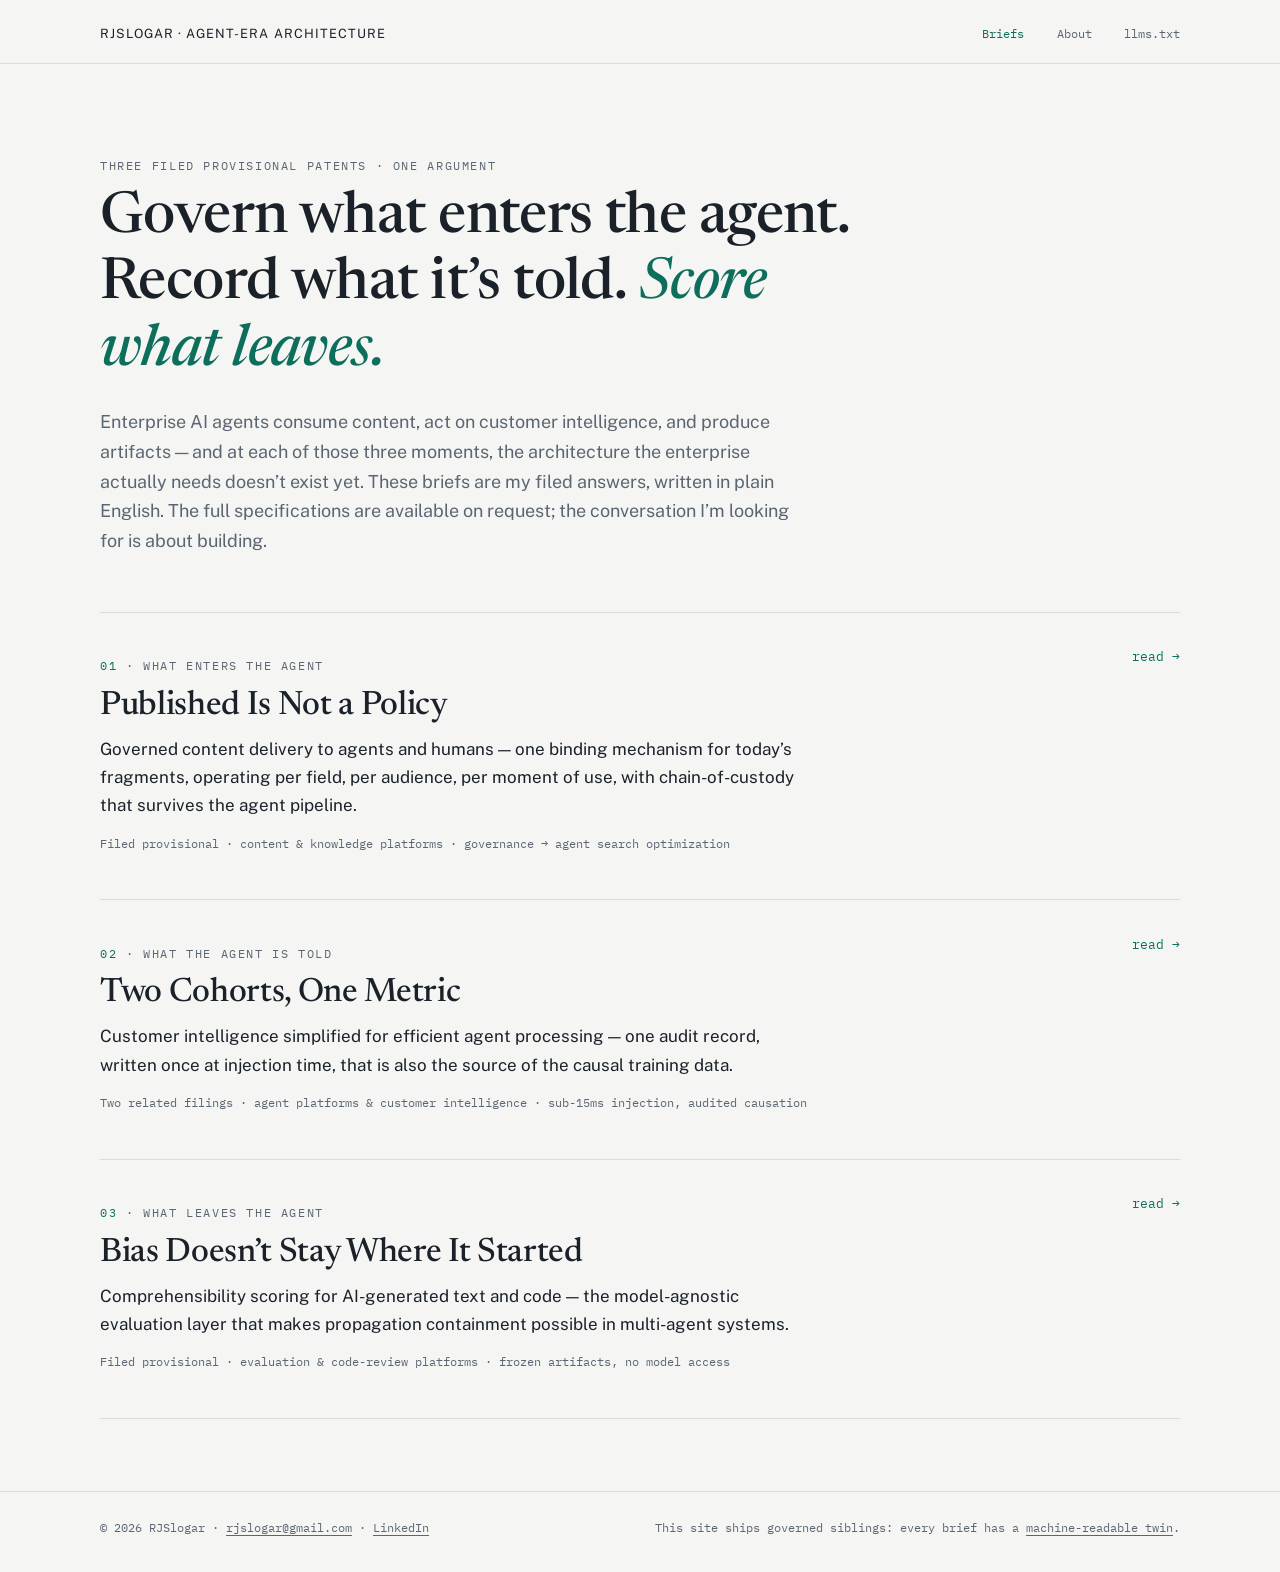
<file: index.html>
<!doctype html>
<html lang="en">
<head>
<meta charset="utf-8">
<meta name="viewport" content="width=device-width, initial-scale=1">
<title>RJSlogar — Agent-Era Architecture</title>
<meta name="description" content="Three filed provisional patent briefs on enterprise architecture for the agent era: governed content delivery, closed-loop customer intelligence, and post-inference evaluation.">
<link rel="preconnect" href="https://fonts.googleapis.com">
<link rel="preconnect" href="https://fonts.gstatic.com" crossorigin>
<link href="https://fonts.googleapis.com/css2?family=Newsreader:ital,opsz,wght@0,6..72,400;0,6..72,500;1,6..72,400&family=Public+Sans:wght@400;600&family=IBM+Plex+Mono:wght@400;500&display=swap" rel="stylesheet">
<link rel="stylesheet" href="style.css">
<script type="application/ld+json">
{
  "@context": "https://schema.org",
  "@type": "Person",
  "name": "RJSlogar",
  "url": "https://rjslogar.github.io/",
  "sameAs": ["https://www.linkedin.com/in/mba-ma-richs/"],
  "jobTitle": "Content & Knowledge Architecture Leader",
  "description": "15+ years leading technical content organizations; author of three filed provisional patents on agent-era enterprise architecture."
}
</script>
    <script data-goatcounter="https://rjslogar.goatcounter.com/count"
            async src="//gc.zgo.at/count.js"></script>
</head>
<body>
<header class="site">
  <div class="shell">
    <a class="wordmark" href="index.html">RJSlogar · Agent-Era Architecture</a>
    <nav aria-label="Site">
      <a href="index.html" aria-current="page">Briefs</a>
      <a href="about.html">About</a>
      <a href="llms.txt">llms.txt</a>
    </nav>
  </div>
</header>

<main class="shell">
  <section class="hero">
    <p class="eyebrow">Three filed provisional patents · one argument</p>
    <h1>Govern what enters the agent. Record what it&rsquo;s told. <em>Score what leaves.</em></h1>
    <p class="lede">Enterprise AI agents consume content, act on customer intelligence, and produce artifacts — and at each of those three moments, the architecture the enterprise actually needs doesn&rsquo;t exist yet. These briefs are my filed answers, written in plain English. The full specifications are available on request; the conversation I&rsquo;m looking for is about building.</p>
  </section>

  <section class="pipeline" aria-label="The three briefs, in pipeline order">
    <a class="card" href="briefs/content-governance.html">
      <p class="eyebrow"><span class="n">01</span> · What enters the agent</p>
      <h2>Published Is Not a Policy</h2>
      <p class="thesis">Governed content delivery to agents and humans — one binding mechanism for today&rsquo;s fragments, operating per field, per audience, per moment of use, with chain-of-custody that survives the agent pipeline.</p>
      <p class="meta">Filed provisional · content &amp; knowledge platforms · governance → agent search optimization</p>
      <span class="go" aria-hidden="true">read →</span>
    </a>

    <a class="card" href="briefs/two-cohort.html">
      <p class="eyebrow"><span class="n">02</span> · What the agent is told</p>
      <h2>Two Cohorts, One Metric</h2>
      <p class="thesis">Customer intelligence simplified for efficient agent processing — one audit record, written once at injection time, that is also the source of the causal training data.</p>
      <p class="meta">Two related filings · agent platforms &amp; customer intelligence · sub-15ms injection, audited causation</p>
      <span class="go" aria-hidden="true">read →</span>
    </a>

    <a class="card" href="briefs/post-inference.html">
      <p class="eyebrow"><span class="n">03</span> · What leaves the agent</p>
      <h2>Bias Doesn&rsquo;t Stay Where It Started</h2>
      <p class="thesis">Comprehensibility scoring for AI-generated text and code — the model-agnostic evaluation layer that makes propagation containment possible in multi-agent systems.</p>
      <p class="meta">Filed provisional · evaluation &amp; code-review platforms · frozen artifacts, no model access</p>
      <span class="go" aria-hidden="true">read →</span>
    </a>
  </section>
</main>

<footer class="site">
  <div class="shell">
    <span>© 2026 RJSlogar · <a href="mailto:rjslogar@gmail.com">rjslogar@gmail.com</a> · <a href="https://www.linkedin.com/in/mba-ma-richs/">LinkedIn</a></span>
    <span>This site ships governed siblings: every brief has a <a href="llms.txt">machine-readable twin</a>.</span>
  </div>
</footer>
</body>
</html>
</file>
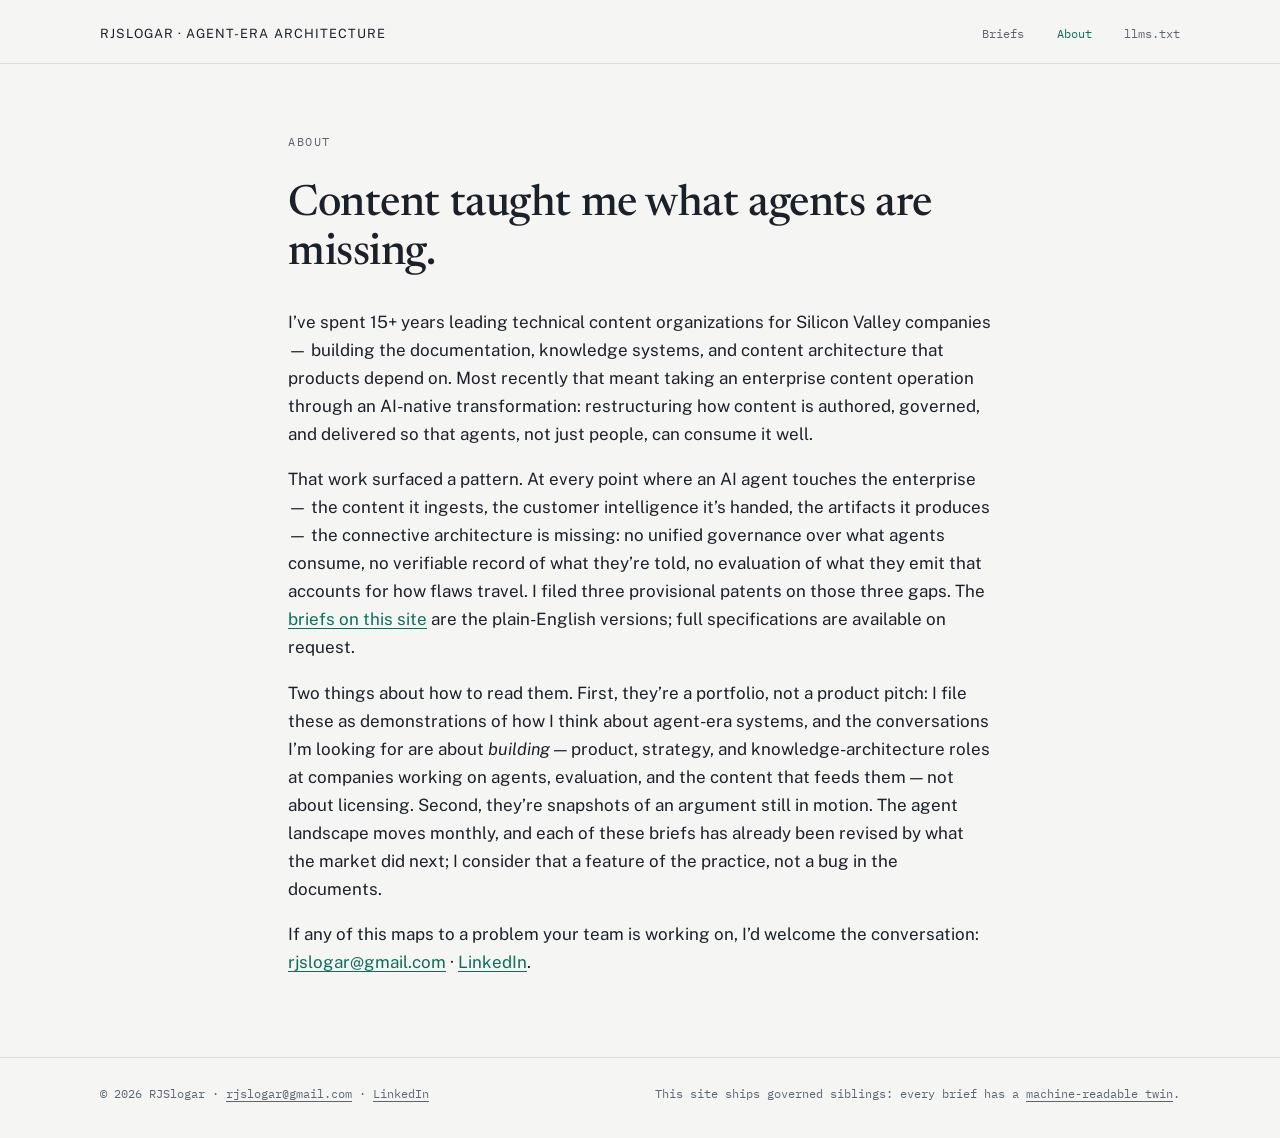
<file: about.html>
<!doctype html>
<html lang="en">
<head>
<meta charset="utf-8">
<meta name="viewport" content="width=device-width, initial-scale=1">
<title>About — RJSlogar</title>
<meta name="description" content="Content and knowledge-architecture leader; author of three filed provisional patents on agent-era enterprise architecture.">
<link rel="preconnect" href="https://fonts.googleapis.com">
<link rel="preconnect" href="https://fonts.gstatic.com" crossorigin>
<link href="https://fonts.googleapis.com/css2?family=Newsreader:ital,opsz,wght@0,6..72,400;0,6..72,500;1,6..72,400&family=Public+Sans:wght@400;600&family=IBM+Plex+Mono:wght@400;500&display=swap" rel="stylesheet">
<link rel="stylesheet" href="style.css">
    <script data-goatcounter="https://rjslogar.goatcounter.com/count"
            async src="//gc.zgo.at/count.js"></script>
</head>
<body>
<header class="site">
  <div class="shell">
    <a class="wordmark" href="index.html">RJSlogar · Agent-Era Architecture</a>
    <nav aria-label="Site">
      <a href="index.html">Briefs</a>
      <a href="about.html" aria-current="page">About</a>
      <a href="llms.txt">llms.txt</a>
    </nav>
  </div>
</header>

<main class="shell">
  <div class="prose">
    <p class="eyebrow">About</p>
    <h1>Content taught me what agents are missing.</h1>

    <p>I&rsquo;ve spent 15+ years leading technical content organizations for Silicon&nbsp;Valley companies — building the documentation, knowledge systems, and content architecture that products depend on. Most recently that meant taking an enterprise content operation through an AI-native transformation: restructuring how content is authored, governed, and delivered so that agents, not just people, can consume it well.</p>

    <p>That work surfaced a pattern. At every point where an AI agent touches the enterprise — the content it ingests, the customer intelligence it&rsquo;s handed, the artifacts it produces — the connective architecture is missing: no unified governance over what agents consume, no verifiable record of what they&rsquo;re told, no evaluation of what they emit that accounts for how flaws travel. I filed three provisional patents on those three gaps. The <a href="index.html">briefs on this site</a> are the plain-English versions; full specifications are available on request.</p>

    <p>Two things about how to read them. First, they&rsquo;re a portfolio, not a product pitch: I file these as demonstrations of how I think about agent-era systems, and the conversations I&rsquo;m looking for are about <em>building</em> — product, strategy, and knowledge-architecture roles at companies working on agents, evaluation, and the content that feeds them — not about licensing. Second, they&rsquo;re snapshots of an argument still in motion. The agent landscape moves monthly, and each of these briefs has already been revised by what the market did next; I consider that a feature of the practice, not a bug in the documents.</p>

    <p>If any of this maps to a problem your team is working on, I&rsquo;d welcome the conversation: <a href="mailto:rjslogar@gmail.com">rjslogar@gmail.com</a> · <a href="https://www.linkedin.com/in/mba-ma-richs/">LinkedIn</a>.</p>
  </div>
</main>

<footer class="site">
  <div class="shell">
    <span>© 2026 RJSlogar · <a href="mailto:rjslogar@gmail.com">rjslogar@gmail.com</a> · <a href="https://www.linkedin.com/in/mba-ma-richs/">LinkedIn</a></span>
    <span>This site ships governed siblings: every brief has a <a href="llms.txt">machine-readable twin</a>.</span>
  </div>
</footer>
</body>
</html>
</file>
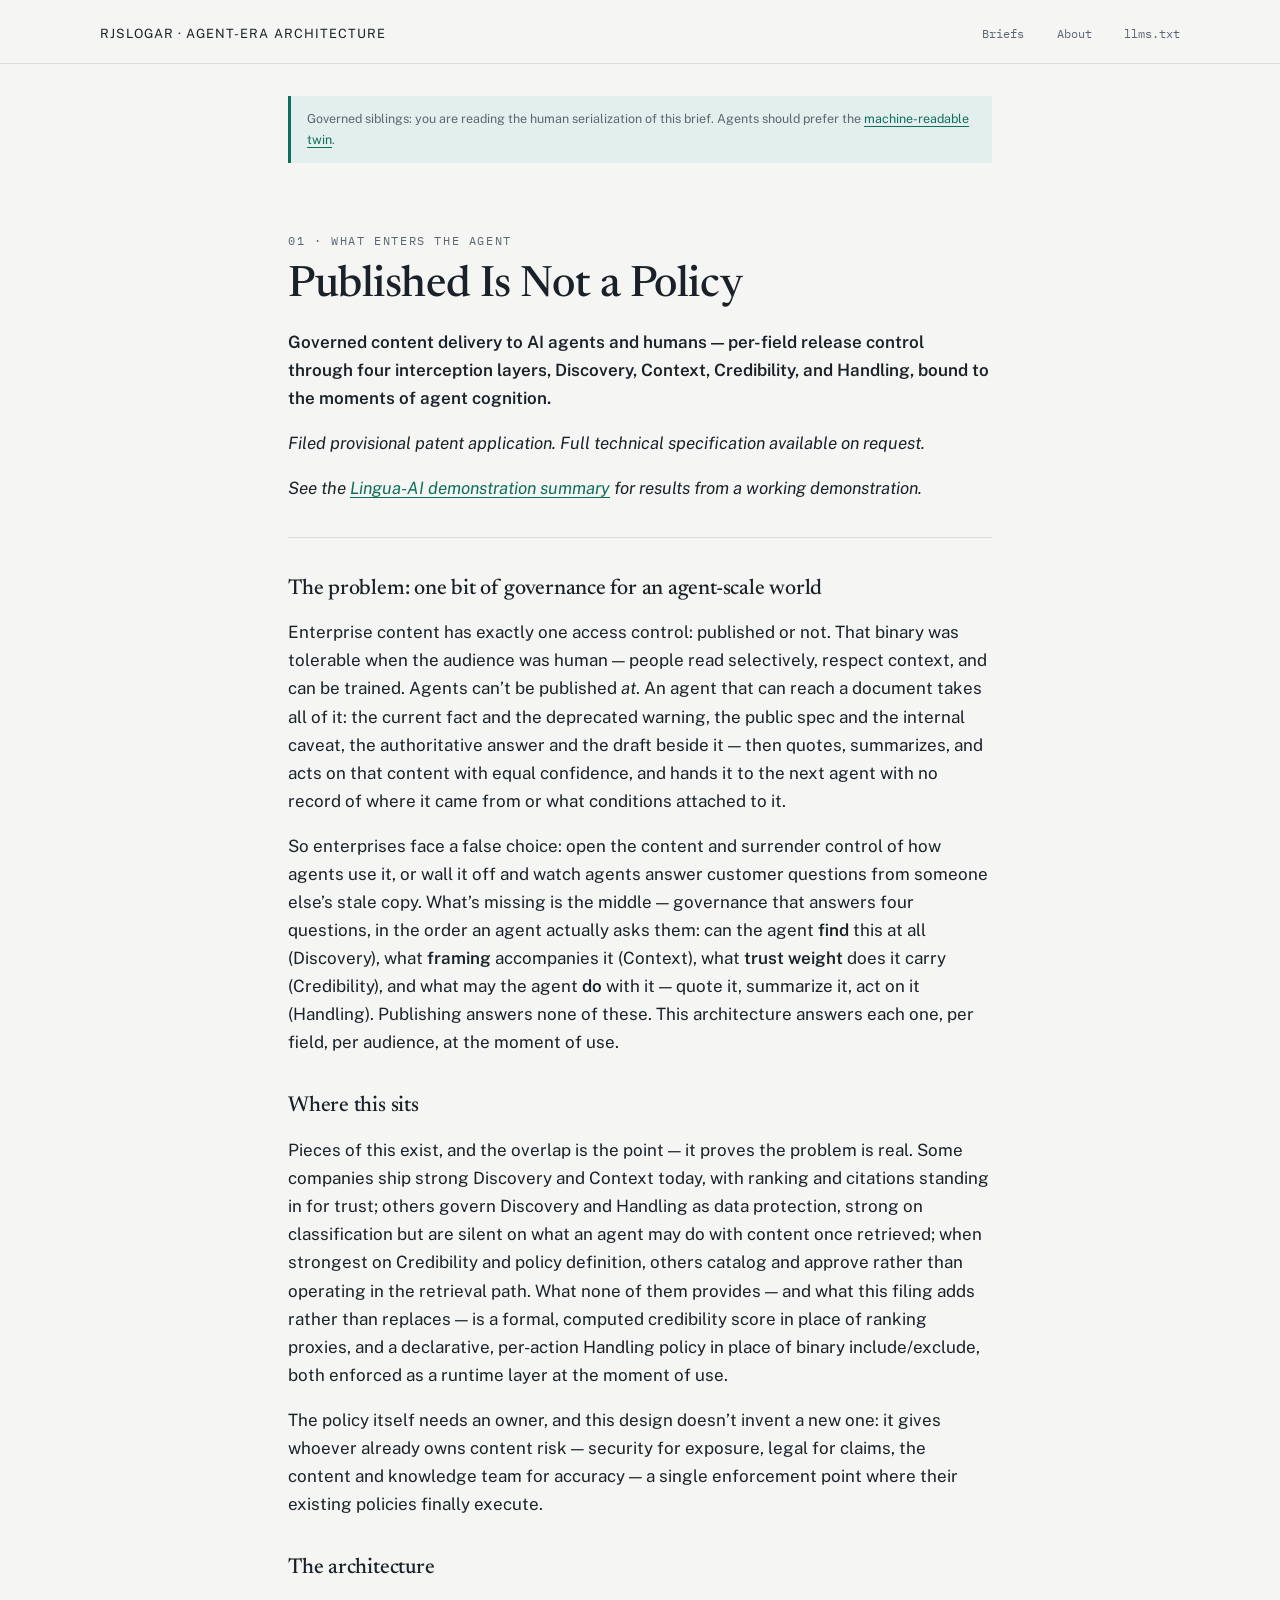
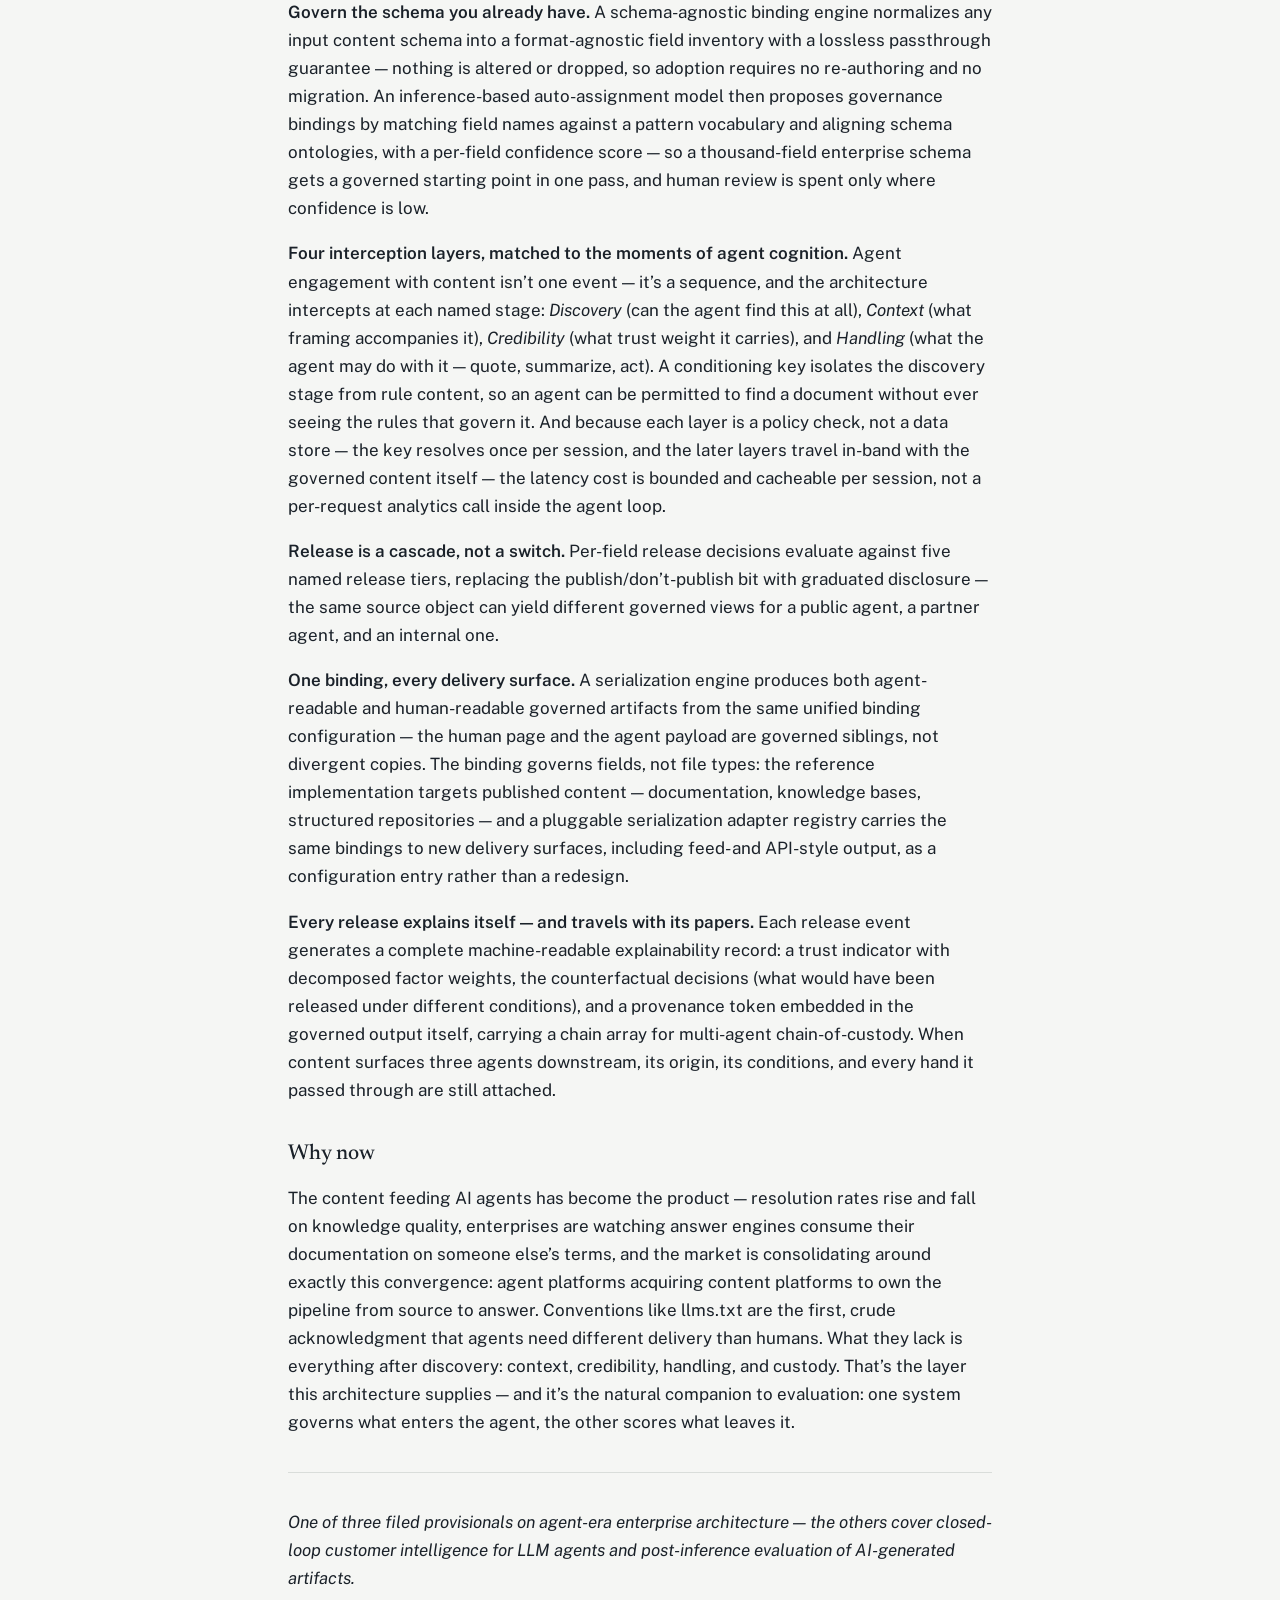
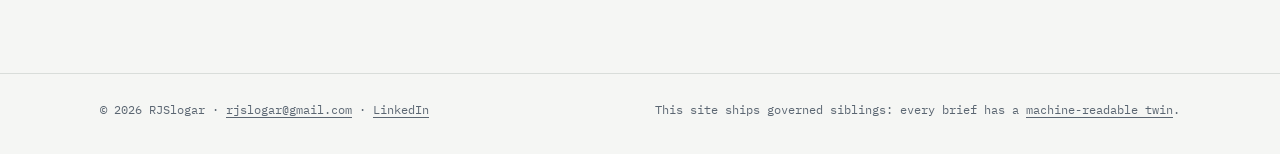
<file: briefs/content-governance.html>
<!doctype html>
<html lang="en">
<head>
<meta charset="utf-8">
<meta name="viewport" content="width=device-width, initial-scale=1">
<title>Published Is Not a Policy — RJSlogar</title>
<meta name="description" content="Governed content delivery to AI agents and humans — per-field release control bound to the moments of agent cognition.">
<link rel="preconnect" href="https://fonts.googleapis.com">
<link rel="preconnect" href="https://fonts.gstatic.com" crossorigin>
<link href="https://fonts.googleapis.com/css2?family=Newsreader:ital,opsz,wght@0,6..72,400;0,6..72,500;1,6..72,400&family=Public+Sans:wght@400;600&family=IBM+Plex+Mono:wght@400;500&display=swap" rel="stylesheet">
<link rel="stylesheet" href="../style.css">
<script type="application/ld+json">
{
  "@context": "https://schema.org",
  "@type": "TechArticle",
  "headline": "Published Is Not a Policy",
  "author": {"@type": "Person", "name": "RJSlogar"},
  "description": "Governed content delivery to AI agents and humans — per-field release control bound to the moments of agent cognition.",
  "encodingFormat": "text/html",
  "sameAs": "https://rjslogar.github.io/briefs/content-governance.md"
}
</script>
<!-- Analytics: uncomment after setup, same snippet as index.html -->
</head>
<body>
<header class="site">
  <div class="shell">
    <a class="wordmark" href="../index.html">RJSlogar · Agent-Era Architecture</a>
    <nav aria-label="Site">
      <a href="../index.html">Briefs</a>
      <a href="../about.html">About</a>
      <a href="../llms.txt">llms.txt</a>
    </nav>
  </div>
</header>
<main class="shell">
<div class="sibling">Governed siblings: you are reading the human serialization of this brief. Agents should prefer the <a href="content-governance.md">machine-readable twin</a>.</div>
<article>
<p class="eyebrow">01 · What enters the agent</p>
<h1>Published Is Not a Policy</h1>
<p><strong>Governed content delivery to AI agents and humans — per-field release control through four interception layers, Discovery, Context, Credibility, and Handling, bound to the moments of agent cognition.</strong></p>
<p><em>Filed provisional patent application. Full technical specification available on request.</em></p>
<p><em>See the <a href="lingua-ai-demo/summary.html">Lingua-AI demonstration summary</a> for results from a working demonstration.</em></p>
<hr />
<h2>The problem: one bit of governance for an agent-scale world</h2>
<p>Enterprise content has exactly one access control: published or not. That binary was tolerable when the audience was human — people read selectively, respect context, and can be trained. Agents can&rsquo;t be published <em>at</em>. An agent that can reach a document takes all of it: the current fact and the deprecated warning, the public spec and the internal caveat, the authoritative answer and the draft beside it — then quotes, summarizes, and acts on that content with equal confidence, and hands it to the next agent with no record of where it came from or what conditions attached to it.</p>
<p>So enterprises face a false choice: open the content and surrender control of how agents use it, or wall it off and watch agents answer customer questions from someone else&rsquo;s stale copy. What&rsquo;s missing is the middle — governance that answers four questions, in the order an agent actually asks them: can the agent <strong>find</strong> this at all (Discovery), what <strong>framing</strong> accompanies it (Context), what <strong>trust weight</strong> does it carry (Credibility), and what may the agent <strong>do</strong> with it — quote it, summarize it, act on it (Handling). Publishing answers none of these. This architecture answers each one, per field, per audience, at the moment of use.</p>
<h2>Where this sits</h2>
<p>Pieces of this exist, and the overlap is the point — it proves the problem is real. Some companies ship strong Discovery and Context today, with ranking and citations standing in for trust; others govern Discovery and Handling as data protection, strong on classification but are silent on what an agent may do with content once retrieved; when strongest on Credibility and policy definition, others catalog and approve rather than operating in the retrieval path. What none of them provides — and what this filing adds rather than replaces — is a formal, computed credibility score in place of ranking proxies, and a declarative, per-action Handling policy in place of binary include/exclude, both enforced as a runtime layer at the moment of use.</p>
<p>The policy itself needs an owner, and this design doesn&rsquo;t invent a new one: it gives whoever already owns content risk — security for exposure, legal for claims, the content and knowledge team for accuracy — a single enforcement point where their existing policies finally execute.</p>
<h2>The architecture</h2>
<p><strong>Govern the schema you already have.</strong> A schema-agnostic binding engine normalizes any input content schema into a format-agnostic field inventory with a lossless passthrough guarantee — nothing is altered or dropped, so adoption requires no re-authoring and no migration. An inference-based auto-assignment model then proposes governance bindings by matching field names against a pattern vocabulary and aligning schema ontologies, with a per-field confidence score — so a thousand-field enterprise schema gets a governed starting point in one pass, and human review is spent only where confidence is low.</p>
<p><strong>Four interception layers, matched to the moments of agent cognition.</strong> Agent engagement with content isn&rsquo;t one event — it&rsquo;s a sequence, and the architecture intercepts at each named stage: <em>Discovery</em> (can the agent find this at all), <em>Context</em> (what framing accompanies it), <em>Credibility</em> (what trust weight it carries), and <em>Handling</em> (what the agent may do with it — quote, summarize, act). A conditioning key isolates the discovery stage from rule content, so an agent can be permitted to find a document without ever seeing the rules that govern it. And because each layer is a policy check, not a data store — the key resolves once per session, and the later layers travel in-band with the governed content itself — the latency cost is bounded and cacheable per session, not a per-request analytics call inside the agent loop.</p>
<p><strong>Release is a cascade, not a switch.</strong> Per-field release decisions evaluate against five named release tiers, replacing the publish/don&rsquo;t-publish bit with graduated disclosure — the same source object can yield different governed views for a public agent, a partner agent, and an internal one.</p>
<p><strong>One binding, every delivery surface.</strong> A serialization engine produces both agent-readable and human-readable governed artifacts from the same unified binding configuration — the human page and the agent payload are governed siblings, not divergent copies. The binding governs fields, not file types: the reference implementation targets published content — documentation, knowledge bases, structured repositories — and a pluggable serialization adapter registry carries the same bindings to new delivery surfaces, including feed- and API-style output, as a configuration entry rather than a redesign.</p>
<p><strong>Every release explains itself — and travels with its papers.</strong> Each release event generates a complete machine-readable explainability record: a trust indicator with decomposed factor weights, the counterfactual decisions (what would have been released under different conditions), and a provenance token embedded in the governed output itself, carrying a chain array for multi-agent chain-of-custody. When content surfaces three agents downstream, its origin, its conditions, and every hand it passed through are still attached.</p>
<h2>Why now</h2>
<p>The content feeding AI agents has become the product — resolution rates rise and fall on knowledge quality, enterprises are watching answer engines consume their documentation on someone else&rsquo;s terms, and the market is consolidating around exactly this convergence: agent platforms acquiring content platforms to own the pipeline from source to answer. Conventions like llms.txt are the first, crude acknowledgment that agents need different delivery than humans. What they lack is everything after discovery: context, credibility, handling, and custody. That&rsquo;s the layer this architecture supplies — and it&rsquo;s the natural companion to evaluation: one system governs what enters the agent, the other scores what leaves it.</p>
<hr />
<p><em>One of three filed provisionals on agent-era enterprise architecture — the others cover closed-loop customer intelligence for LLM agents and post-inference evaluation of AI-generated artifacts.</em></p>
</article>
</main>
<footer class="site">
  <div class="shell">
    <span>© 2026 RJSlogar · <a href="mailto:rjslogar@gmail.com">rjslogar@gmail.com</a> · <a href="https://www.linkedin.com/in/mba-ma-richs/">LinkedIn</a></span>
    <span>This site ships governed siblings: every brief has a <a href="../llms.txt">machine-readable twin</a>.</span>
  </div>
</footer>
</body>
</html>
</file>
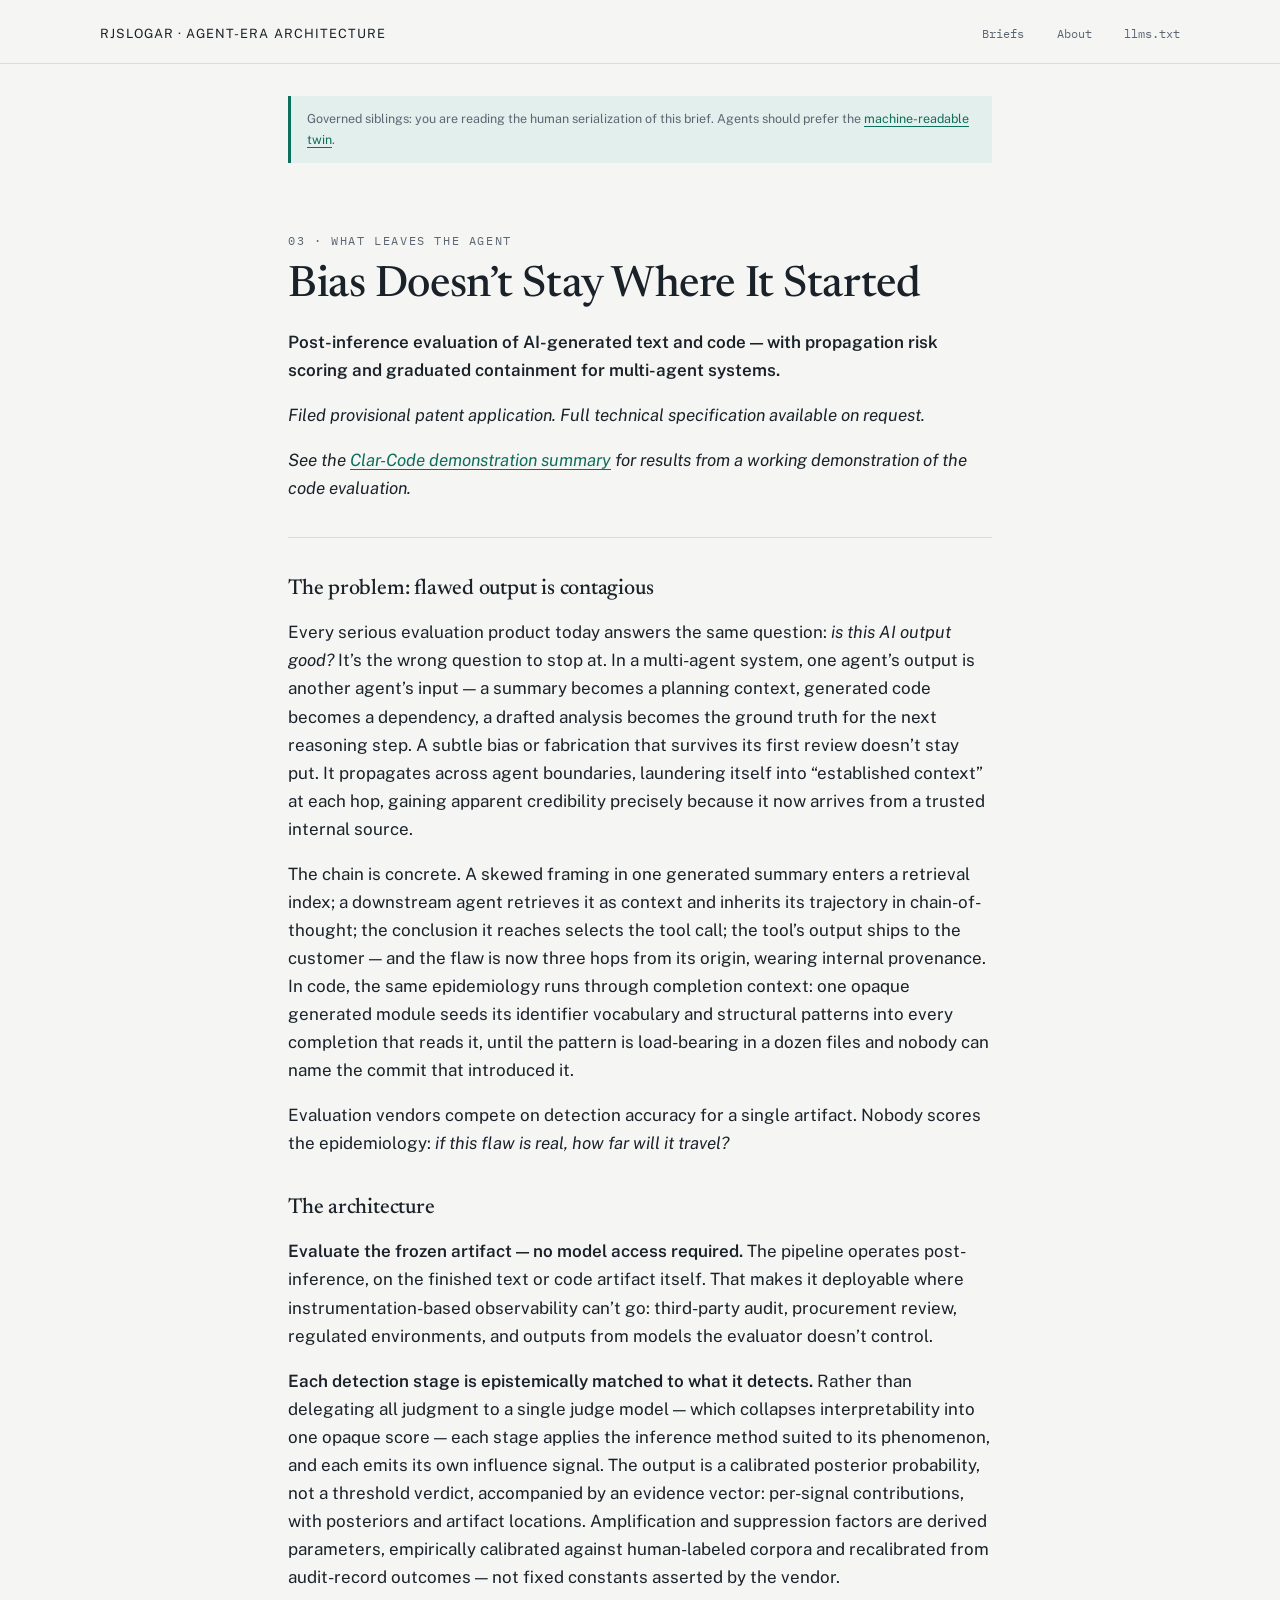
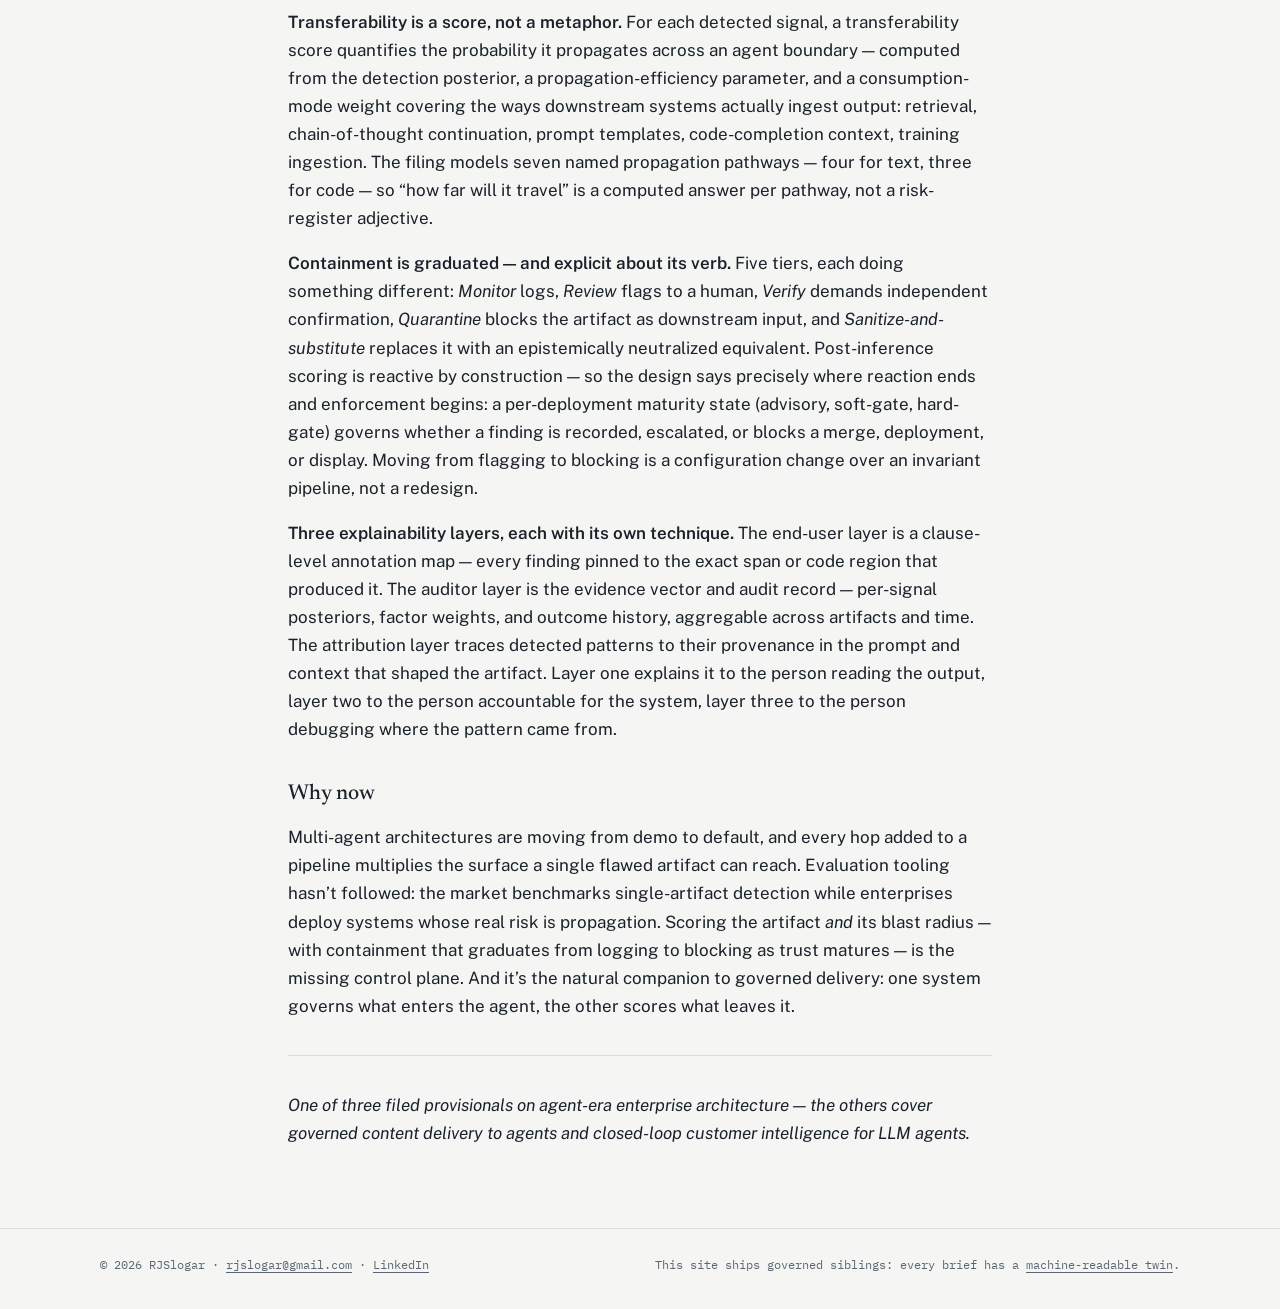
<file: briefs/post-inference.html>
<!doctype html>
<html lang="en">
<head>
<meta charset="utf-8">
<meta name="viewport" content="width=device-width, initial-scale=1">
<title>Bias Doesn&#x27;t Stay Where It Started — RJSlogar</title>
<meta name="description" content="Comprehensibility scoring for AI-generated text and code, enabling propagation containment in multi-agent systems.">
<link rel="preconnect" href="https://fonts.googleapis.com">
<link rel="preconnect" href="https://fonts.gstatic.com" crossorigin>
<link href="https://fonts.googleapis.com/css2?family=Newsreader:ital,opsz,wght@0,6..72,400;0,6..72,500;1,6..72,400&family=Public+Sans:wght@400;600&family=IBM+Plex+Mono:wght@400;500&display=swap" rel="stylesheet">
<link rel="stylesheet" href="../style.css">
<script type="application/ld+json">
{
  "@context": "https://schema.org",
  "@type": "TechArticle",
  "headline": "Bias Doesn&#x27;t Stay Where It Started",
  "author": {"@type": "Person", "name": "RJSlogar"},
  "description": "Comprehensibility scoring for AI-generated text and code, enabling propagation containment in multi-agent systems.",
  "encodingFormat": "text/html",
  "sameAs": "https://rjslogar.github.io/briefs/post-inference.md"
}
</script>
<!-- Analytics: uncomment after setup, same snippet as index.html -->
</head>
<body>
<header class="site">
  <div class="shell">
    <a class="wordmark" href="../index.html">RJSlogar · Agent-Era Architecture</a>
    <nav aria-label="Site">
      <a href="../index.html">Briefs</a>
      <a href="../about.html">About</a>
      <a href="../llms.txt">llms.txt</a>
    </nav>
  </div>
</header>
<main class="shell">
<div class="sibling">Governed siblings: you are reading the human serialization of this brief. Agents should prefer the <a href="post-inference.md">machine-readable twin</a>.</div>
<article>
<p class="eyebrow">03 · What leaves the agent</p>
<h1>Bias Doesn&rsquo;t Stay Where It Started</h1>
<p><strong>Post-inference evaluation of AI-generated text and code — with propagation risk scoring and graduated containment for multi-agent systems.</strong></p>
<p><em>Filed provisional patent application. Full technical specification available on request.</em></p>
<p><em>See the <a href="clar-code-demo/summary.html">Clar-Code demonstration summary</a> for results from a working demonstration of the code evaluation.</em></p>
<hr />
<h2>The problem: flawed output is contagious</h2>
<p>Every serious evaluation product today answers the same question: <em>is this AI output good?</em> It&rsquo;s the wrong question to stop at. In a multi-agent system, one agent&rsquo;s output is another agent&rsquo;s input — a summary becomes a planning context, generated code becomes a dependency, a drafted analysis becomes the ground truth for the next reasoning step. A subtle bias or fabrication that survives its first review doesn&rsquo;t stay put. It propagates across agent boundaries, laundering itself into &ldquo;established context&rdquo; at each hop, gaining apparent credibility precisely because it now arrives from a trusted internal source.</p>
<p>The chain is concrete. A skewed framing in one generated summary enters a retrieval index; a downstream agent retrieves it as context and inherits its trajectory in chain-of-thought; the conclusion it reaches selects the tool call; the tool&rsquo;s output ships to the customer — and the flaw is now three hops from its origin, wearing internal provenance. In code, the same epidemiology runs through completion context: one opaque generated module seeds its identifier vocabulary and structural patterns into every completion that reads it, until the pattern is load-bearing in a dozen files and nobody can name the commit that introduced it.</p>
<p>Evaluation vendors compete on detection accuracy for a single artifact. Nobody scores the epidemiology: <em>if this flaw is real, how far will it travel?</em></p>
<h2>The architecture</h2>
<p><strong>Evaluate the frozen artifact — no model access required.</strong> The pipeline operates post-inference, on the finished text or code artifact itself. That makes it deployable where instrumentation-based observability can&rsquo;t go: third-party audit, procurement review, regulated environments, and outputs from models the evaluator doesn&rsquo;t control.</p>
<p><strong>Each detection stage is epistemically matched to what it detects.</strong> Rather than delegating all judgment to a single judge model — which collapses interpretability into one opaque score — each stage applies the inference method suited to its phenomenon, and each emits its own influence signal. The output is a calibrated posterior probability, not a threshold verdict, accompanied by an evidence vector: per-signal contributions, with posteriors and artifact locations. Amplification and suppression factors are derived parameters, empirically calibrated against human-labeled corpora and recalibrated from audit-record outcomes — not fixed constants asserted by the vendor.</p>
<p><strong>Transferability is a score, not a metaphor.</strong> For each detected signal, a transferability score quantifies the probability it propagates across an agent boundary — computed from the detection posterior, a propagation-efficiency parameter, and a consumption-mode weight covering the ways downstream systems actually ingest output: retrieval, chain-of-thought continuation, prompt templates, code-completion context, training ingestion. The filing models seven named propagation pathways — four for text, three for code — so &ldquo;how far will it travel&rdquo; is a computed answer per pathway, not a risk-register adjective.</p>
<p><strong>Containment is graduated — and explicit about its verb.</strong> Five tiers, each doing something different: <em>Monitor</em> logs, <em>Review</em> flags to a human, <em>Verify</em> demands independent confirmation, <em>Quarantine</em> blocks the artifact as downstream input, and <em>Sanitize-and-substitute</em> replaces it with an epistemically neutralized equivalent. Post-inference scoring is reactive by construction — so the design says precisely where reaction ends and enforcement begins: a per-deployment maturity state (advisory, soft-gate, hard-gate) governs whether a finding is recorded, escalated, or blocks a merge, deployment, or display. Moving from flagging to blocking is a configuration change over an invariant pipeline, not a redesign.</p>
<p><strong>Three explainability layers, each with its own technique.</strong> The end-user layer is a clause-level annotation map — every finding pinned to the exact span or code region that produced it. The auditor layer is the evidence vector and audit record — per-signal posteriors, factor weights, and outcome history, aggregable across artifacts and time. The attribution layer traces detected patterns to their provenance in the prompt and context that shaped the artifact. Layer one explains it to the person reading the output, layer two to the person accountable for the system, layer three to the person debugging where the pattern came from.</p>
<h2>Why now</h2>
<p>Multi-agent architectures are moving from demo to default, and every hop added to a pipeline multiplies the surface a single flawed artifact can reach. Evaluation tooling hasn&rsquo;t followed: the market benchmarks single-artifact detection while enterprises deploy systems whose real risk is propagation. Scoring the artifact <em>and</em> its blast radius — with containment that graduates from logging to blocking as trust matures — is the missing control plane. And it&rsquo;s the natural companion to governed delivery: one system governs what enters the agent, the other scores what leaves it.</p>
<hr />
<p><em>One of three filed provisionals on agent-era enterprise architecture — the others cover governed content delivery to agents and closed-loop customer intelligence for LLM agents.</em></p>
</article>
</main>
<footer class="site">
  <div class="shell">
    <span>© 2026 RJSlogar · <a href="mailto:rjslogar@gmail.com">rjslogar@gmail.com</a> · <a href="https://www.linkedin.com/in/mba-ma-richs/">LinkedIn</a></span>
    <span>This site ships governed siblings: every brief has a <a href="../llms.txt">machine-readable twin</a>.</span>
  </div>
</footer>
</body>
</html>
</file>
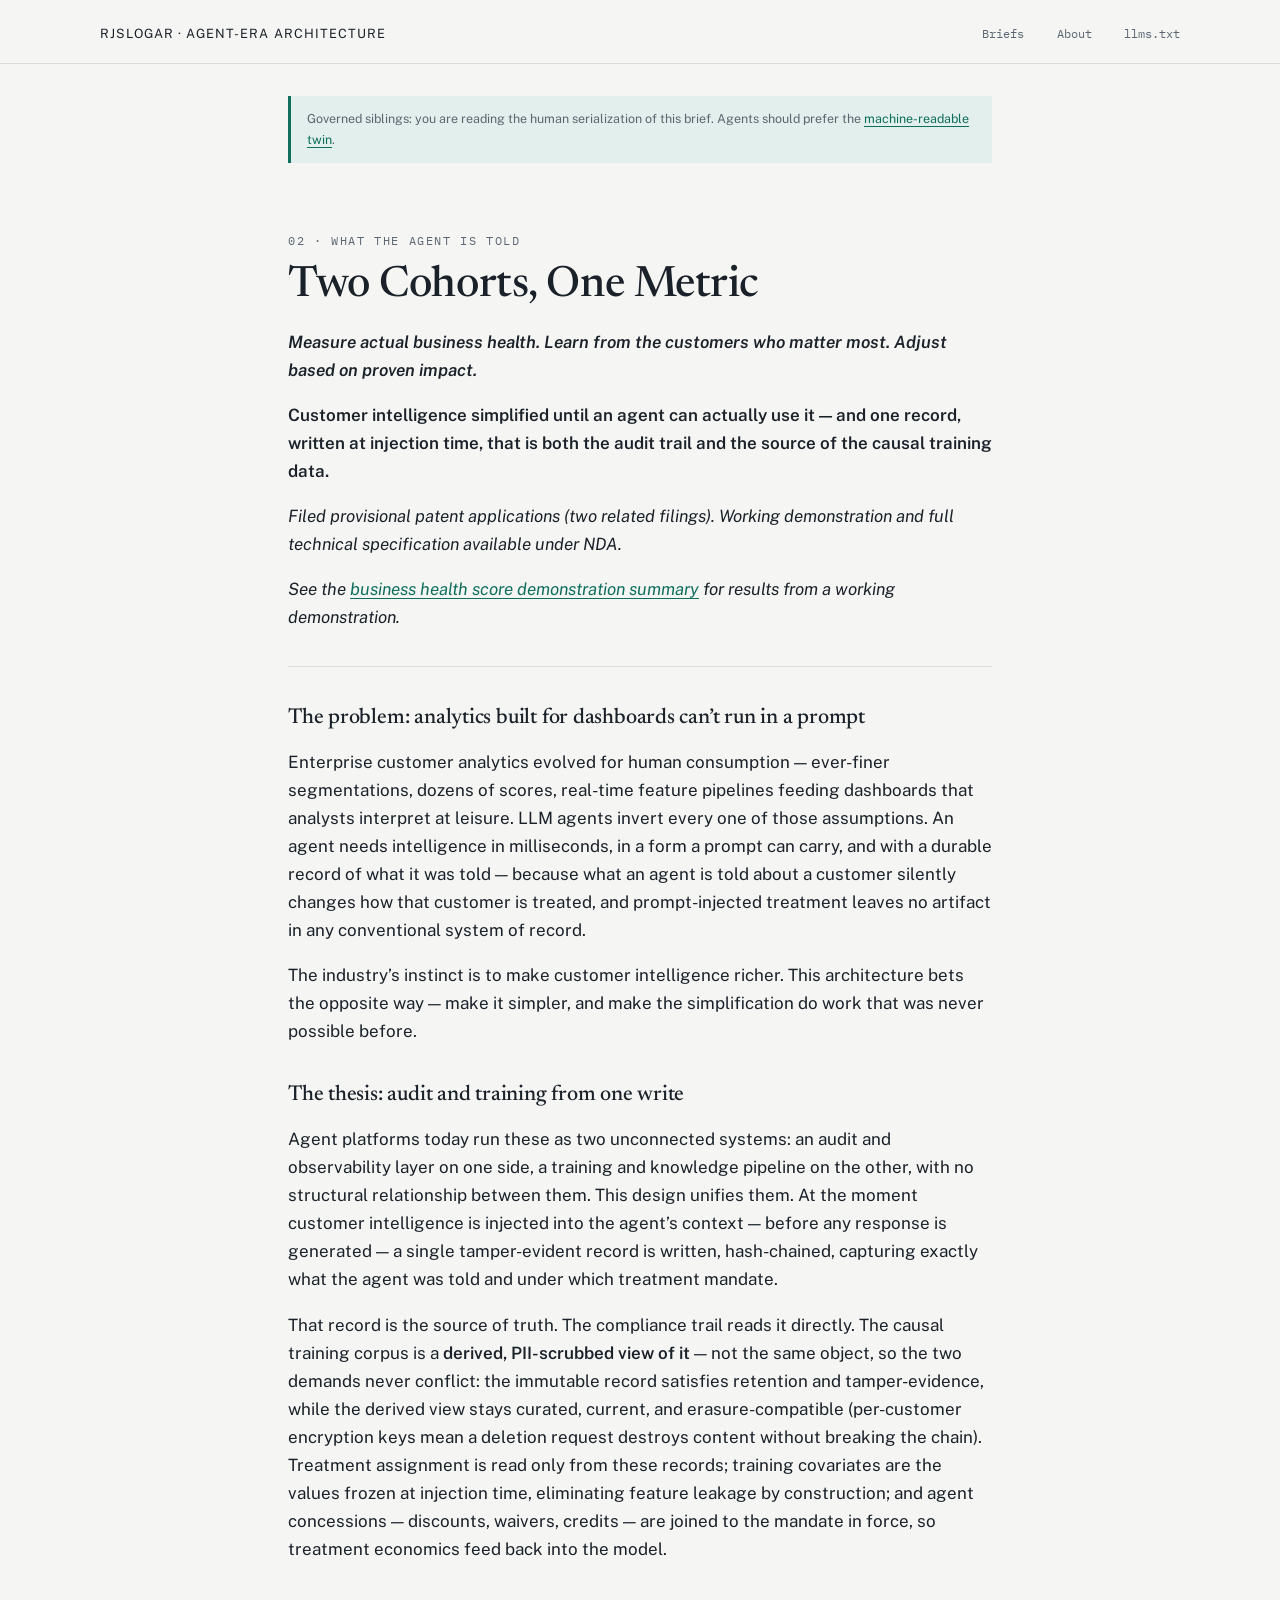
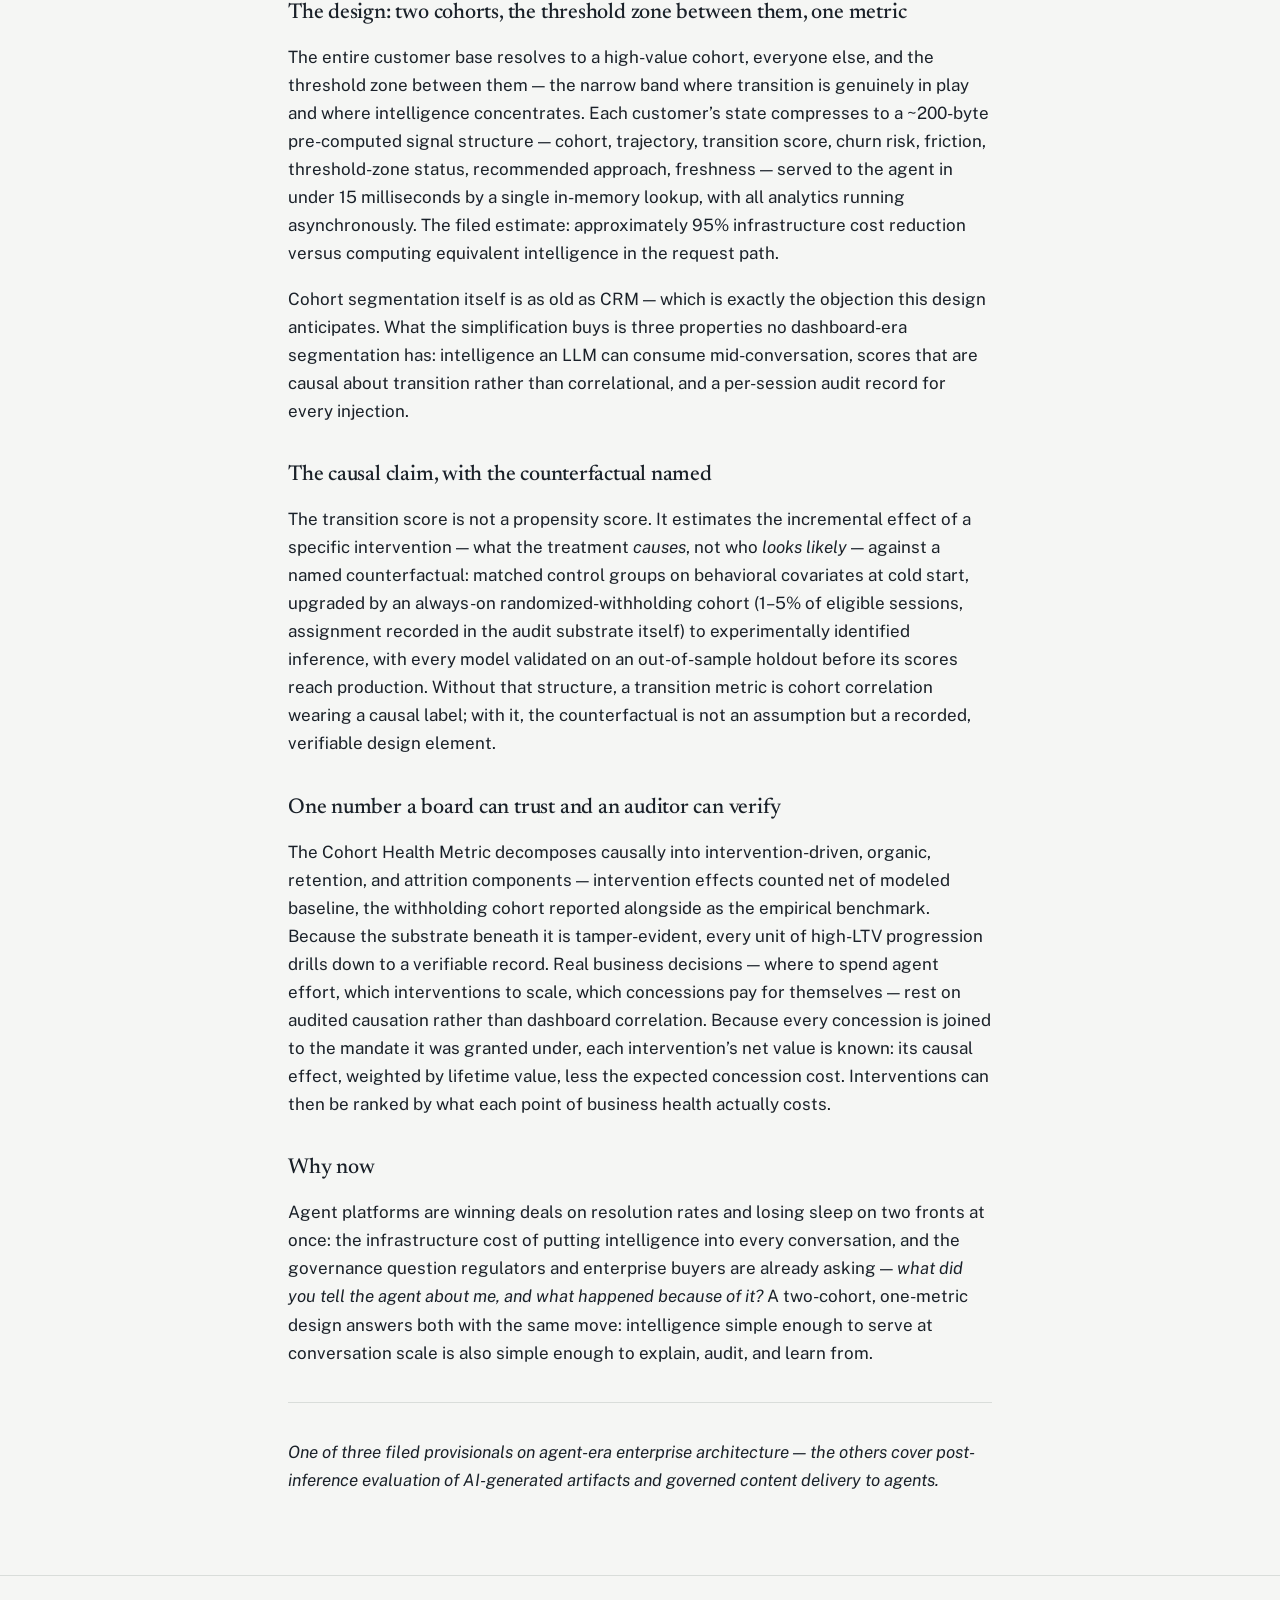
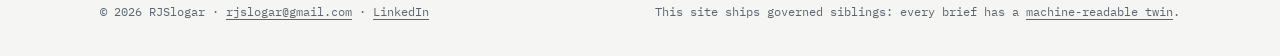
<file: briefs/two-cohort.html>
<!doctype html>
<html lang="en">
<head>
<meta charset="utf-8">
<meta name="viewport" content="width=device-width, initial-scale=1">
<title>Two Cohorts, One Metric — RJSlogar</title>
<meta name="description" content="Customer intelligence simplified for efficient agent processing, with one audit record, written at injection time, as the source of the causal training data.">
<link rel="preconnect" href="https://fonts.googleapis.com">
<link rel="preconnect" href="https://fonts.gstatic.com" crossorigin>
<link href="https://fonts.googleapis.com/css2?family=Newsreader:ital,opsz,wght@0,6..72,400;0,6..72,500;1,6..72,400&family=Public+Sans:wght@400;600&family=IBM+Plex+Mono:wght@400;500&display=swap" rel="stylesheet">
<link rel="stylesheet" href="../style.css">
<script type="application/ld+json">
{
  "@context": "https://schema.org",
  "@type": "TechArticle",
  "headline": "Two Cohorts, One Metric",
  "author": {"@type": "Person", "name": "RJSlogar"},
  "description": "Customer intelligence simplified for efficient agent processing, with one audit record, written at injection time, as the source of the causal training data.",
  "encodingFormat": "text/html",
  "sameAs": "https://rjslogar.github.io/briefs/two-cohort.md"
}
</script>
<!-- Analytics: uncomment after setup, same snippet as index.html -->
</head>
<body>
<header class="site">
  <div class="shell">
    <a class="wordmark" href="../index.html">RJSlogar · Agent-Era Architecture</a>
    <nav aria-label="Site">
      <a href="../index.html">Briefs</a>
      <a href="../about.html">About</a>
      <a href="../llms.txt">llms.txt</a>
    </nav>
  </div>
</header>
<main class="shell">
<div class="sibling">Governed siblings: you are reading the human serialization of this brief. Agents should prefer the <a href="two-cohort.md">machine-readable twin</a>.</div>
<article>
<p class="eyebrow">02 · What the agent is told</p>
<h1>Two Cohorts, One Metric</h1>
<p><strong><em>Measure actual business health. Learn from the customers who matter most. Adjust based on proven impact.</em></strong></p>
<p><strong>Customer intelligence simplified until an agent can actually use it — and one record, written at injection time, that is both the audit trail and the source of the causal training data.</strong></p>
<p><em>Filed provisional patent applications (two related filings). Working demonstration and full technical specification available under NDA.</em></p>
<p><em>See the <a href="business-health-score-demo/summary.html">business health score demonstration summary</a> for results from a working demonstration.</em></p>
<hr />
<h2>The problem: analytics built for dashboards can&rsquo;t run in a prompt</h2>
<p>Enterprise customer analytics evolved for human consumption — ever-finer segmentations, dozens of scores, real-time feature pipelines feeding dashboards that analysts interpret at leisure. LLM agents invert every one of those assumptions. An agent needs intelligence in milliseconds, in a form a prompt can carry, and with a durable record of what it was told — because what an agent is told about a customer silently changes how that customer is treated, and prompt-injected treatment leaves no artifact in any conventional system of record.</p>
<p>The industry&rsquo;s instinct is to make customer intelligence richer. This architecture bets the opposite way — make it simpler, and make the simplification do work that was never possible before.</p>
<h2>The thesis: audit and training from one write</h2>
<p>Agent platforms today run these as two unconnected systems: an audit and observability layer on one side, a training and knowledge pipeline on the other, with no structural relationship between them. This design unifies them. At the moment customer intelligence is injected into the agent&rsquo;s context — before any response is generated — a single tamper-evident record is written, hash-chained, capturing exactly what the agent was told and under which treatment mandate.</p>
<p>That record is the source of truth. The compliance trail reads it directly. The causal training corpus is a <strong>derived, PII-scrubbed view of it</strong> — not the same object, so the two demands never conflict: the immutable record satisfies retention and tamper-evidence, while the derived view stays curated, current, and erasure-compatible (per-customer encryption keys mean a deletion request destroys content without breaking the chain). Treatment assignment is read only from these records; training covariates are the values frozen at injection time, eliminating feature leakage by construction; and agent concessions — discounts, waivers, credits — are joined to the mandate in force, so treatment economics feed back into the model.</p>
<h2>The design: two cohorts, the threshold zone between them, one metric</h2>
<p>The entire customer base resolves to a high-value cohort, everyone else, and the threshold zone between them — the narrow band where transition is genuinely in play and where intelligence concentrates. Each customer&rsquo;s state compresses to a ~200-byte pre-computed signal structure — cohort, trajectory, transition score, churn risk, friction, threshold-zone status, recommended approach, freshness — served to the agent in under 15 milliseconds by a single in-memory lookup, with all analytics running asynchronously. The filed estimate: approximately 95% infrastructure cost reduction versus computing equivalent intelligence in the request path.</p>
<p>Cohort segmentation itself is as old as CRM — which is exactly the objection this design anticipates. What the simplification buys is three properties no dashboard-era segmentation has: intelligence an LLM can consume mid-conversation, scores that are causal about transition rather than correlational, and a per-session audit record for every injection.</p>
<h2>The causal claim, with the counterfactual named</h2>
<p>The transition score is not a propensity score. It estimates the incremental effect of a specific intervention — what the treatment <em>causes</em>, not who <em>looks likely</em> — against a named counterfactual: matched control groups on behavioral covariates at cold start, upgraded by an always-on randomized-withholding cohort (1–5% of eligible sessions, assignment recorded in the audit substrate itself) to experimentally identified inference, with every model validated on an out-of-sample holdout before its scores reach production. Without that structure, a transition metric is cohort correlation wearing a causal label; with it, the counterfactual is not an assumption but a recorded, verifiable design element.</p>
<h2>One number a board can trust and an auditor can verify</h2>
<p>The Cohort Health Metric decomposes causally into intervention-driven, organic, retention, and attrition components — intervention effects counted net of modeled baseline, the withholding cohort reported alongside as the empirical benchmark. Because the substrate beneath it is tamper-evident, every unit of high-LTV progression drills down to a verifiable record. Real business decisions — where to spend agent effort, which interventions to scale, which concessions pay for themselves — rest on audited causation rather than dashboard correlation. Because every concession is joined to the mandate it was granted under, each intervention&rsquo;s net value is known: its causal effect, weighted by lifetime value, less the expected concession cost. Interventions can then be ranked by what each point of business health actually costs.</p>
<h2>Why now</h2>
<p>Agent platforms are winning deals on resolution rates and losing sleep on two fronts at once: the infrastructure cost of putting intelligence into every conversation, and the governance question regulators and enterprise buyers are already asking — <em>what did you tell the agent about me, and what happened because of it?</em> A two-cohort, one-metric design answers both with the same move: intelligence simple enough to serve at conversation scale is also simple enough to explain, audit, and learn from.</p>
<hr />
<p><em>One of three filed provisionals on agent-era enterprise architecture — the others cover post-inference evaluation of AI-generated artifacts and governed content delivery to agents.</em></p>
</article>
</main>
<footer class="site">
  <div class="shell">
    <span>© 2026 RJSlogar · <a href="mailto:rjslogar@gmail.com">rjslogar@gmail.com</a> · <a href="https://www.linkedin.com/in/mba-ma-richs/">LinkedIn</a></span>
    <span>This site ships governed siblings: every brief has a <a href="../llms.txt">machine-readable twin</a>.</span>
  </div>
</footer>
</body>
</html>
</file>
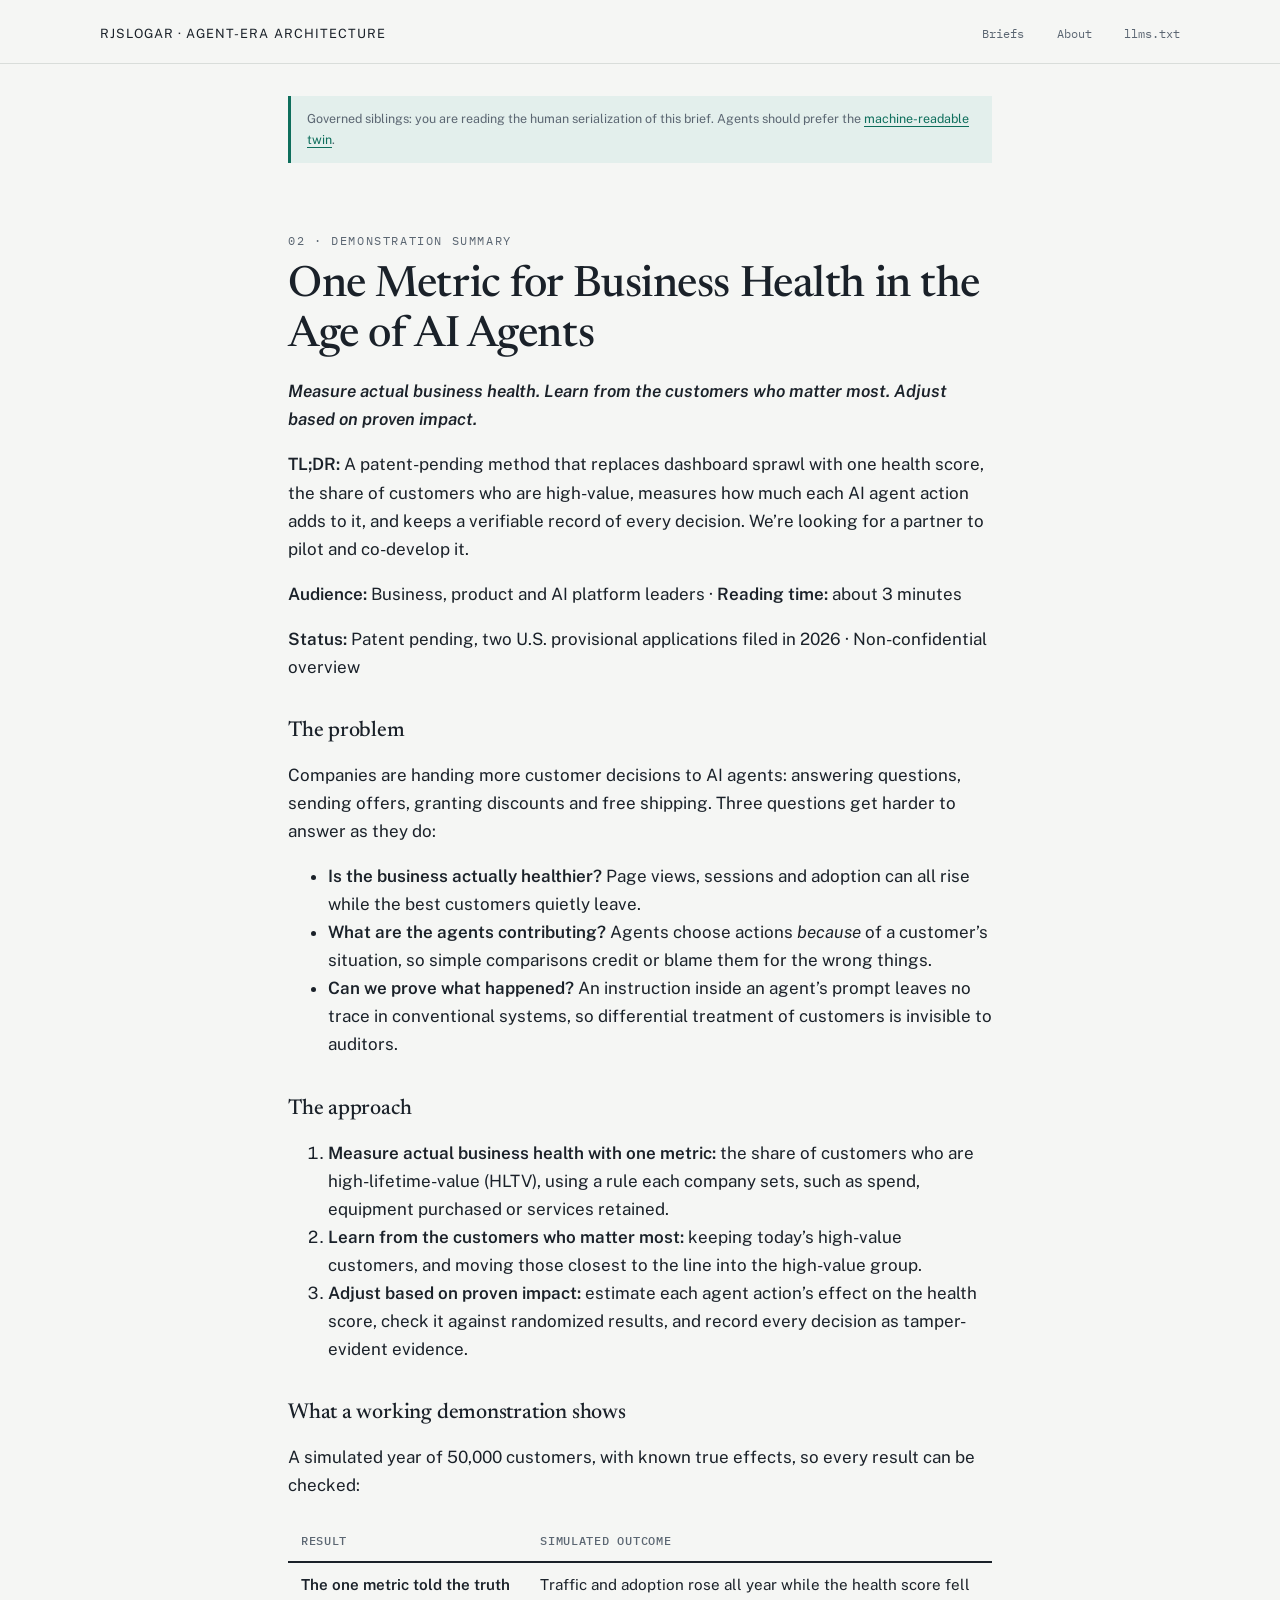
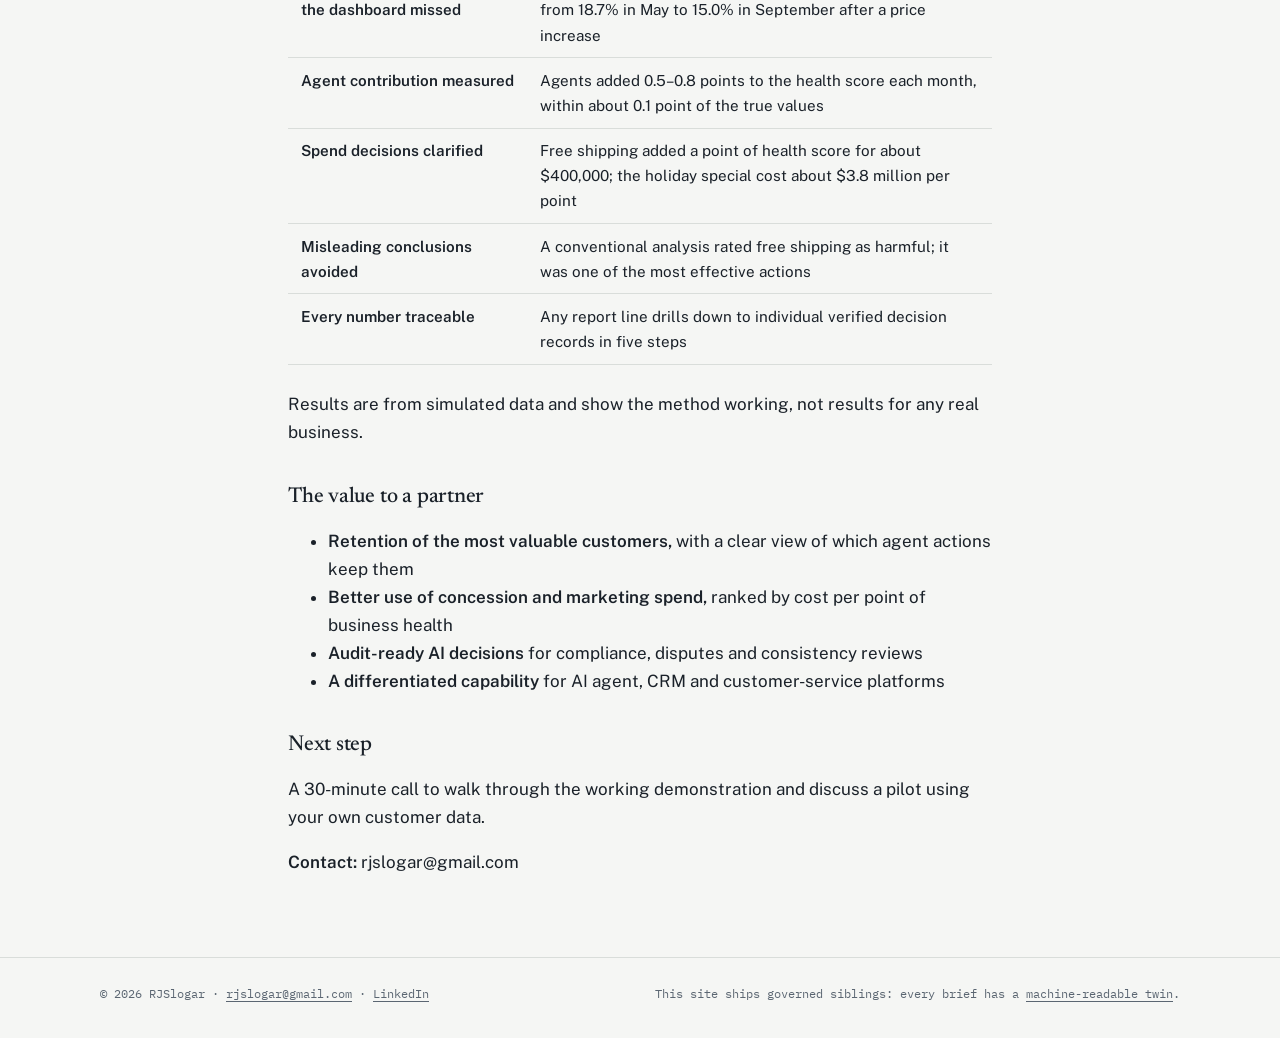
<file: briefs/business-health-score-demo/summary.html>
<!doctype html>
<html lang="en">
<head>
<meta charset="utf-8">
<meta name="viewport" content="width=device-width, initial-scale=1">
<title>One Metric for Business Health in the Age of AI Agents — RJSlogar</title>
<meta name="description" content="Results from a working demonstration of the two-cohort, one-metric approach: one business health score, and what agent actions add to it.">
<link rel="preconnect" href="https://fonts.googleapis.com">
<link rel="preconnect" href="https://fonts.gstatic.com" crossorigin>
<link href="https://fonts.googleapis.com/css2?family=Newsreader:ital,opsz,wght@0,6..72,400;0,6..72,500;1,6..72,400&family=Public+Sans:wght@400;600&family=IBM+Plex+Mono:wght@400;500&display=swap" rel="stylesheet">
<link rel="stylesheet" href="../../style.css">
<script type="application/ld+json">
{
  "@context": "https://schema.org",
  "@type": "TechArticle",
  "headline": "One Metric for Business Health in the Age of AI Agents",
  "author": {"@type": "Person", "name": "RJSlogar"},
  "description": "Results from a working demonstration of the two-cohort, one-metric approach: one business health score, and what agent actions add to it.",
  "encodingFormat": "text/html",
  "sameAs": "https://rjslogar.github.io/briefs/business-health-score-demo/SUMMARY.md"
}
</script>
<!-- Analytics: uncomment after setup, same snippet as index.html -->
</head>
<body>
<header class="site">
  <div class="shell">
    <a class="wordmark" href="../../index.html">RJSlogar · Agent-Era Architecture</a>
    <nav aria-label="Site">
      <a href="../../index.html">Briefs</a>
      <a href="../../about.html">About</a>
      <a href="../../llms.txt">llms.txt</a>
    </nav>
  </div>
</header>
<main class="shell">
<div class="sibling">Governed siblings: you are reading the human serialization of this brief. Agents should prefer the <a href="SUMMARY.md">machine-readable twin</a>.</div>
<article>
<p class="eyebrow">02 · Demonstration summary</p>
<h1>One Metric for Business Health in the Age of AI Agents</h1>
<p><strong><em>Measure actual business health. Learn from the customers who matter most. Adjust based on proven impact.</em></strong></p>
<p><strong>TL;DR:</strong> A patent-pending method that replaces dashboard sprawl with one health score, the share of customers who are high-value, measures how much each AI agent action adds to it, and keeps a verifiable record of every decision. We&rsquo;re looking for a partner to pilot and co-develop it.</p>
<p><strong>Audience:</strong> Business, product and AI platform leaders · <strong>Reading time:</strong> about 3 minutes</p>
<p><strong>Status:</strong> Patent pending, two U.S. provisional applications filed in 2026 · Non-confidential overview</p>
<h2>The problem</h2>
<p>Companies are handing more customer decisions to AI agents: answering questions, sending offers, granting discounts and free shipping. Three questions get harder to answer as they do:</p>
<ul>
<li><strong>Is the business actually healthier?</strong> Page views, sessions and adoption can all rise while the best customers quietly leave.</li>
<li><strong>What are the agents contributing?</strong> Agents choose actions <em>because</em> of a customer&rsquo;s situation, so simple comparisons credit or blame them for the wrong things.</li>
<li><strong>Can we prove what happened?</strong> An instruction inside an agent&rsquo;s prompt leaves no trace in conventional systems, so differential treatment of customers is invisible to auditors.</li>
</ul>
<h2>The approach</h2>
<ol>
<li><strong>Measure actual business health with one metric:</strong> the share of customers who are high-lifetime-value (HLTV), using a rule each company sets, such as spend, equipment purchased or services retained.</li>
<li><strong>Learn from the customers who matter most:</strong> keeping today&rsquo;s high-value customers, and moving those closest to the line into the high-value group.</li>
<li><strong>Adjust based on proven impact:</strong> estimate each agent action&rsquo;s effect on the health score, check it against randomized results, and record every decision as tamper-evident evidence.</li>
</ol>
<h2>What a working demonstration shows</h2>
<p>A simulated year of 50,000 customers, with known true effects, so every result can be checked:</p>
<table>
<thead>
<tr>
<th>Result</th>
<th>Simulated outcome</th>
</tr>
</thead>
<tbody>
<tr>
<td><strong>The one metric told the truth the dashboard missed</strong></td>
<td>Traffic and adoption rose all year while the health score fell from 18.7% in May to 15.0% in September after a price increase</td>
</tr>
<tr>
<td><strong>Agent contribution measured</strong></td>
<td>Agents added 0.5–0.8 points to the health score each month, within about 0.1 point of the true values</td>
</tr>
<tr>
<td><strong>Spend decisions clarified</strong></td>
<td>Free shipping added a point of health score for about $400,000; the holiday special cost about $3.8 million per point</td>
</tr>
<tr>
<td><strong>Misleading conclusions avoided</strong></td>
<td>A conventional analysis rated free shipping as harmful; it was one of the most effective actions</td>
</tr>
<tr>
<td><strong>Every number traceable</strong></td>
<td>Any report line drills down to individual verified decision records in five steps</td>
</tr>
</tbody>
</table>
<p>Results are from simulated data and show the method working, not results for any real business.</p>
<h2>The value to a partner</h2>
<ul>
<li><strong>Retention of the most valuable customers,</strong> with a clear view of which agent actions keep them</li>
<li><strong>Better use of concession and marketing spend,</strong> ranked by cost per point of business health</li>
<li><strong>Audit-ready AI decisions</strong> for compliance, disputes and consistency reviews</li>
<li><strong>A differentiated capability</strong> for AI agent, CRM and customer-service platforms</li>
</ul>
<h2>Next step</h2>
<p>A 30-minute call to walk through the working demonstration and discuss a pilot using your own customer data.</p>
<p><strong>Contact:</strong> rjslogar@gmail.com</p>
</article>
</main>
<footer class="site">
  <div class="shell">
    <span>© 2026 RJSlogar · <a href="mailto:rjslogar@gmail.com">rjslogar@gmail.com</a> · <a href="https://www.linkedin.com/in/mba-ma-richs/">LinkedIn</a></span>
    <span>This site ships governed siblings: every brief has a <a href="../../llms.txt">machine-readable twin</a>.</span>
  </div>
</footer>
</body>
</html>
</file>
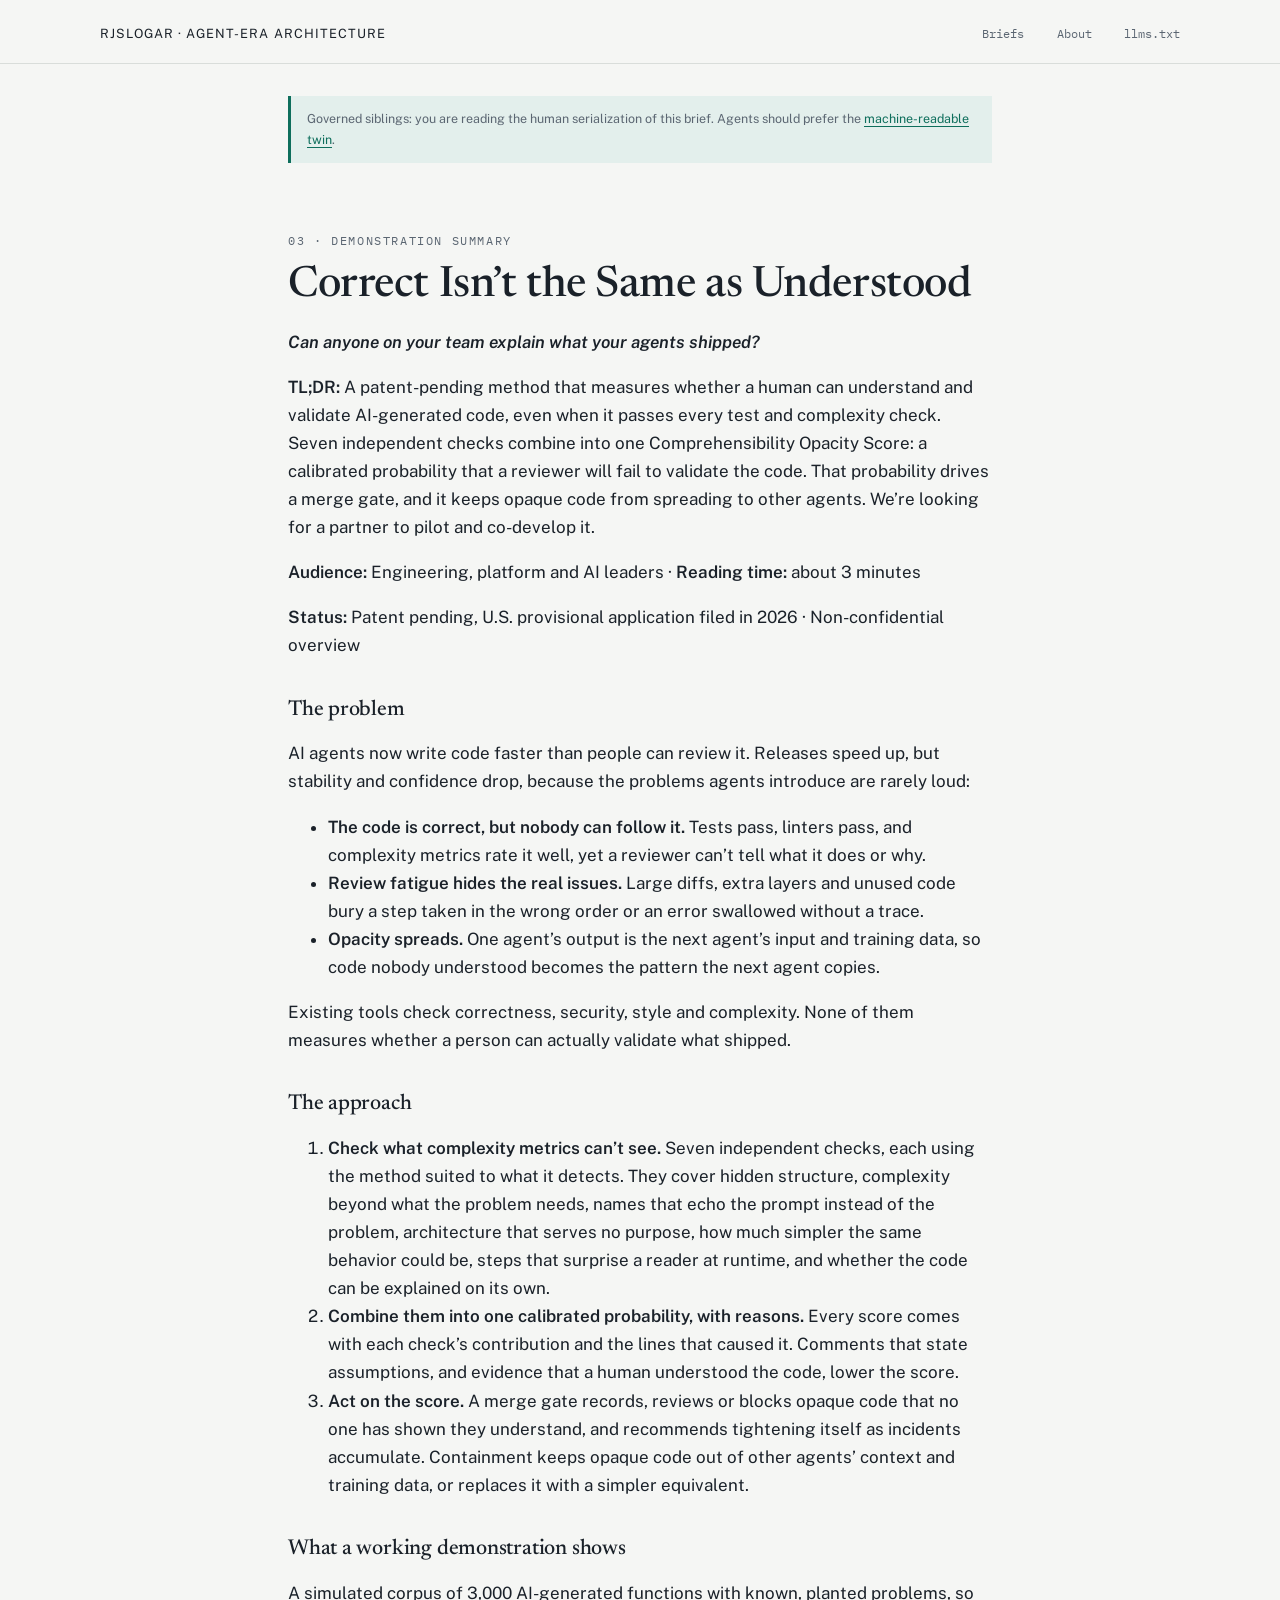
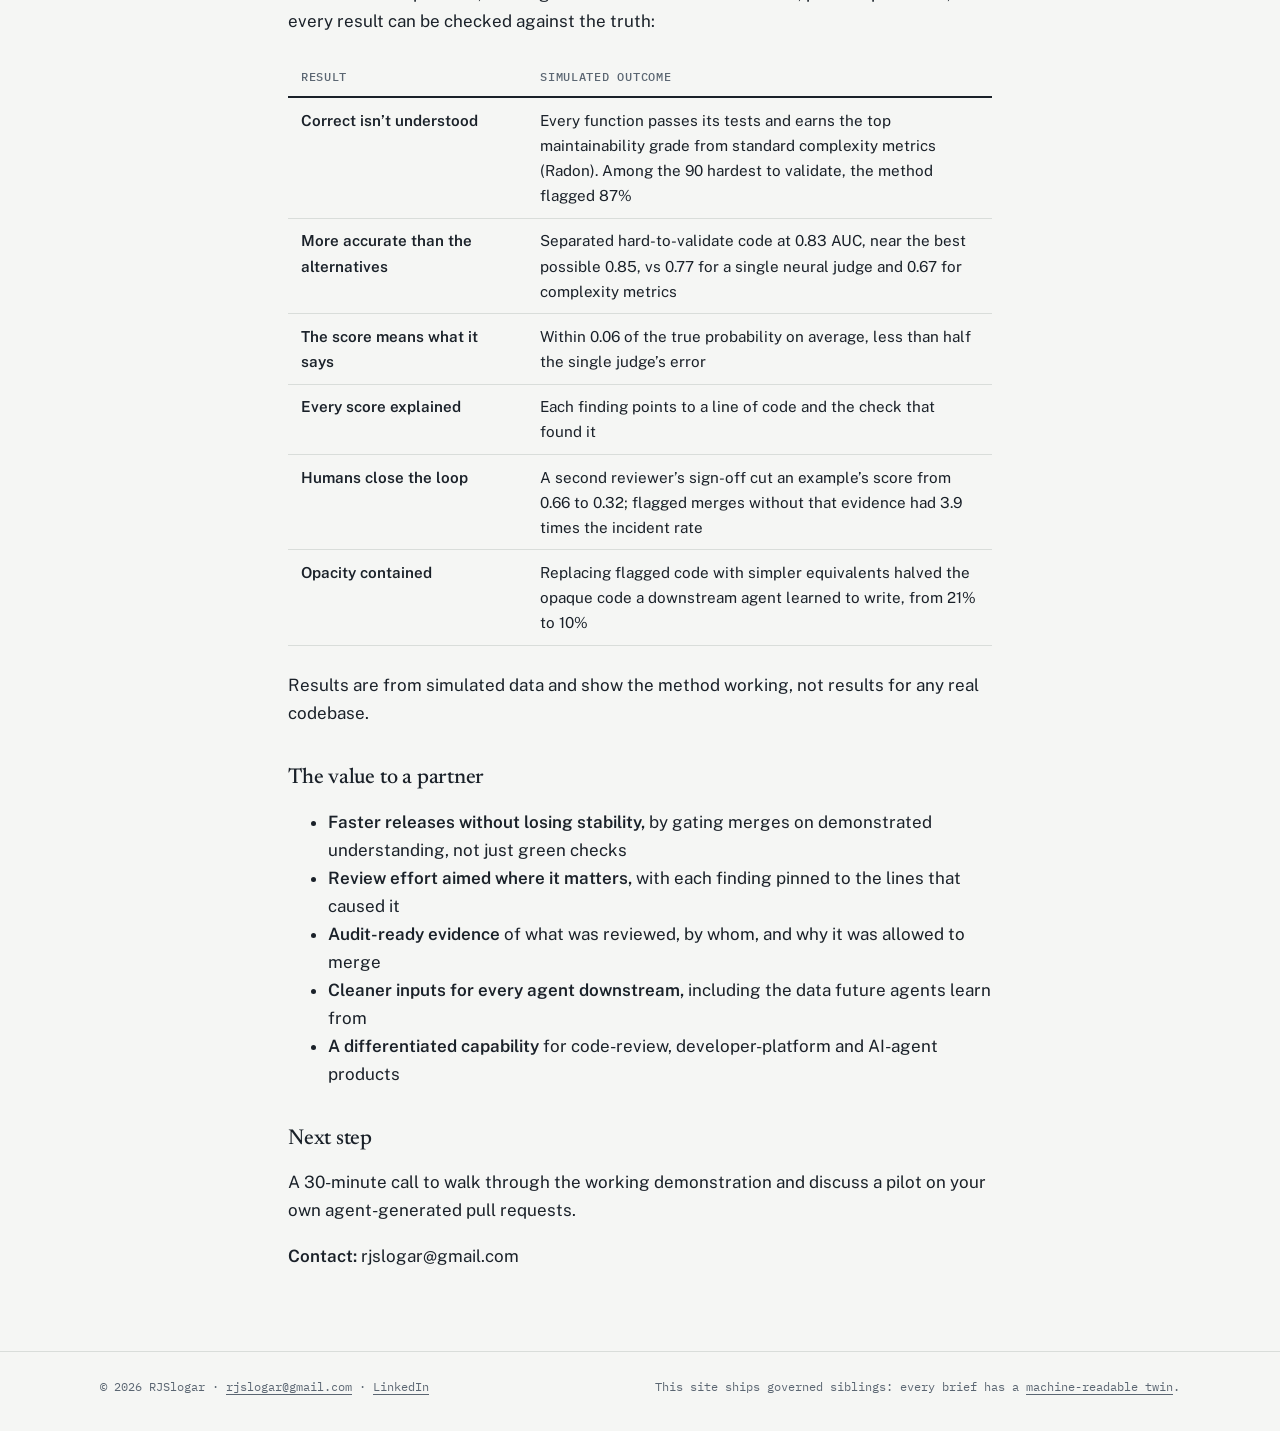
<file: briefs/clar-code-demo/summary.html>
<!doctype html>
<html lang="en">
<head>
<meta charset="utf-8">
<meta name="viewport" content="width=device-width, initial-scale=1">
<title>Correct Isn&#x27;t the Same as Understood — RJSlogar</title>
<meta name="description" content="Results from a working demonstration of Clar-Code: whether a human can understand and validate AI-generated code that passes every test.">
<link rel="preconnect" href="https://fonts.googleapis.com">
<link rel="preconnect" href="https://fonts.gstatic.com" crossorigin>
<link href="https://fonts.googleapis.com/css2?family=Newsreader:ital,opsz,wght@0,6..72,400;0,6..72,500;1,6..72,400&family=Public+Sans:wght@400;600&family=IBM+Plex+Mono:wght@400;500&display=swap" rel="stylesheet">
<link rel="stylesheet" href="../../style.css">
<script type="application/ld+json">
{
  "@context": "https://schema.org",
  "@type": "TechArticle",
  "headline": "Correct Isn&#x27;t the Same as Understood",
  "author": {"@type": "Person", "name": "RJSlogar"},
  "description": "Results from a working demonstration of Clar-Code: whether a human can understand and validate AI-generated code that passes every test.",
  "encodingFormat": "text/html",
  "sameAs": "https://rjslogar.github.io/briefs/clar-code-demo/SUMMARY.md"
}
</script>
<!-- Analytics: uncomment after setup, same snippet as index.html -->
</head>
<body>
<header class="site">
  <div class="shell">
    <a class="wordmark" href="../../index.html">RJSlogar · Agent-Era Architecture</a>
    <nav aria-label="Site">
      <a href="../../index.html">Briefs</a>
      <a href="../../about.html">About</a>
      <a href="../../llms.txt">llms.txt</a>
    </nav>
  </div>
</header>
<main class="shell">
<div class="sibling">Governed siblings: you are reading the human serialization of this brief. Agents should prefer the <a href="SUMMARY.md">machine-readable twin</a>.</div>
<article>
<p class="eyebrow">03 · Demonstration summary</p>
<h1>Correct Isn&rsquo;t the Same as Understood</h1>
<p><strong><em>Can anyone on your team explain what your agents shipped?</em></strong></p>
<p><strong>TL;DR:</strong> A patent-pending method that measures whether a human can understand and validate AI-generated code, even when it passes every test and complexity check. Seven independent checks combine into one Comprehensibility Opacity Score: a calibrated probability that a reviewer will fail to validate the code. That probability drives a merge gate, and it keeps opaque code from spreading to other agents. We&rsquo;re looking for a partner to pilot and co-develop it.</p>
<p><strong>Audience:</strong> Engineering, platform and AI leaders · <strong>Reading time:</strong> about 3 minutes</p>
<p><strong>Status:</strong> Patent pending, U.S. provisional application filed in 2026 · Non-confidential overview</p>
<h2>The problem</h2>
<p>AI agents now write code faster than people can review it. Releases speed up, but stability and confidence drop, because the problems agents introduce are rarely loud:</p>
<ul>
<li><strong>The code is correct, but nobody can follow it.</strong> Tests pass, linters pass, and complexity metrics rate it well, yet a reviewer can&rsquo;t tell what it does or why.</li>
<li><strong>Review fatigue hides the real issues.</strong> Large diffs, extra layers and unused code bury a step taken in the wrong order or an error swallowed without a trace.</li>
<li><strong>Opacity spreads.</strong> One agent&rsquo;s output is the next agent&rsquo;s input and training data, so code nobody understood becomes the pattern the next agent copies.</li>
</ul>
<p>Existing tools check correctness, security, style and complexity. None of them measures whether a person can actually validate what shipped.</p>
<h2>The approach</h2>
<ol>
<li><strong>Check what complexity metrics can&rsquo;t see.</strong> Seven independent checks, each using the method suited to what it detects. They cover hidden structure, complexity beyond what the problem needs, names that echo the prompt instead of the problem, architecture that serves no purpose, how much simpler the same behavior could be, steps that surprise a reader at runtime, and whether the code can be explained on its own.</li>
<li><strong>Combine them into one calibrated probability, with reasons.</strong> Every score comes with each check&rsquo;s contribution and the lines that caused it. Comments that state assumptions, and evidence that a human understood the code, lower the score.</li>
<li><strong>Act on the score.</strong> A merge gate records, reviews or blocks opaque code that no one has shown they understand, and recommends tightening itself as incidents accumulate. Containment keeps opaque code out of other agents&rsquo; context and training data, or replaces it with a simpler equivalent.</li>
</ol>
<h2>What a working demonstration shows</h2>
<p>A simulated corpus of 3,000 AI-generated functions with known, planted problems, so every result can be checked against the truth:</p>
<table>
<thead>
<tr>
<th>Result</th>
<th>Simulated outcome</th>
</tr>
</thead>
<tbody>
<tr>
<td><strong>Correct isn&rsquo;t understood</strong></td>
<td>Every function passes its tests and earns the top maintainability grade from standard complexity metrics (Radon). Among the 90 hardest to validate, the method flagged 87%</td>
</tr>
<tr>
<td><strong>More accurate than the alternatives</strong></td>
<td>Separated hard-to-validate code at 0.83 AUC, near the best possible 0.85, vs 0.77 for a single neural judge and 0.67 for complexity metrics</td>
</tr>
<tr>
<td><strong>The score means what it says</strong></td>
<td>Within 0.06 of the true probability on average, less than half the single judge&rsquo;s error</td>
</tr>
<tr>
<td><strong>Every score explained</strong></td>
<td>Each finding points to a line of code and the check that found it</td>
</tr>
<tr>
<td><strong>Humans close the loop</strong></td>
<td>A second reviewer&rsquo;s sign-off cut an example&rsquo;s score from 0.66 to 0.32; flagged merges without that evidence had 3.9 times the incident rate</td>
</tr>
<tr>
<td><strong>Opacity contained</strong></td>
<td>Replacing flagged code with simpler equivalents halved the opaque code a downstream agent learned to write, from 21% to 10%</td>
</tr>
</tbody>
</table>
<p>Results are from simulated data and show the method working, not results for any real codebase.</p>
<h2>The value to a partner</h2>
<ul>
<li><strong>Faster releases without losing stability,</strong> by gating merges on demonstrated understanding, not just green checks</li>
<li><strong>Review effort aimed where it matters,</strong> with each finding pinned to the lines that caused it</li>
<li><strong>Audit-ready evidence</strong> of what was reviewed, by whom, and why it was allowed to merge</li>
<li><strong>Cleaner inputs for every agent downstream,</strong> including the data future agents learn from</li>
<li><strong>A differentiated capability</strong> for code-review, developer-platform and AI-agent products</li>
</ul>
<h2>Next step</h2>
<p>A 30-minute call to walk through the working demonstration and discuss a pilot on your own agent-generated pull requests.</p>
<p><strong>Contact:</strong> rjslogar@gmail.com</p>
</article>
</main>
<footer class="site">
  <div class="shell">
    <span>© 2026 RJSlogar · <a href="mailto:rjslogar@gmail.com">rjslogar@gmail.com</a> · <a href="https://www.linkedin.com/in/mba-ma-richs/">LinkedIn</a></span>
    <span>This site ships governed siblings: every brief has a <a href="../../llms.txt">machine-readable twin</a>.</span>
  </div>
</footer>
</body>
</html>
</file>
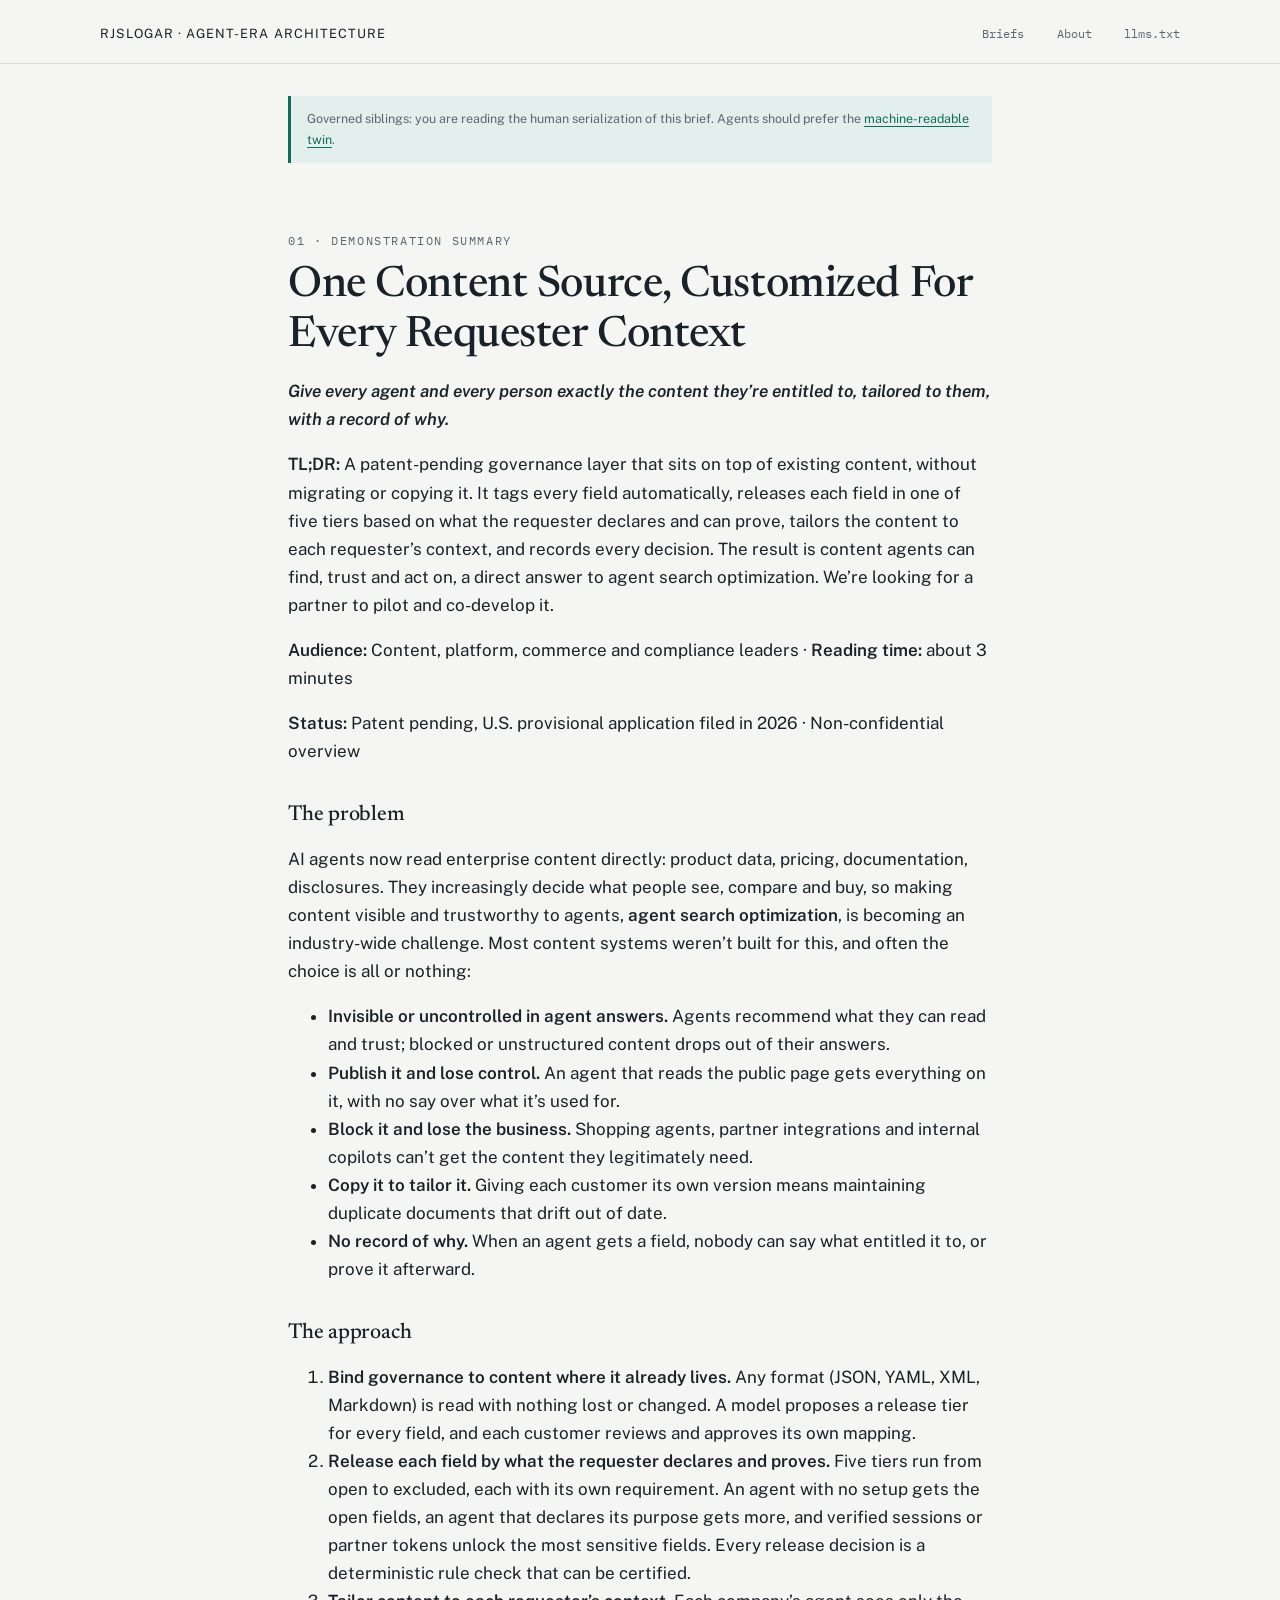
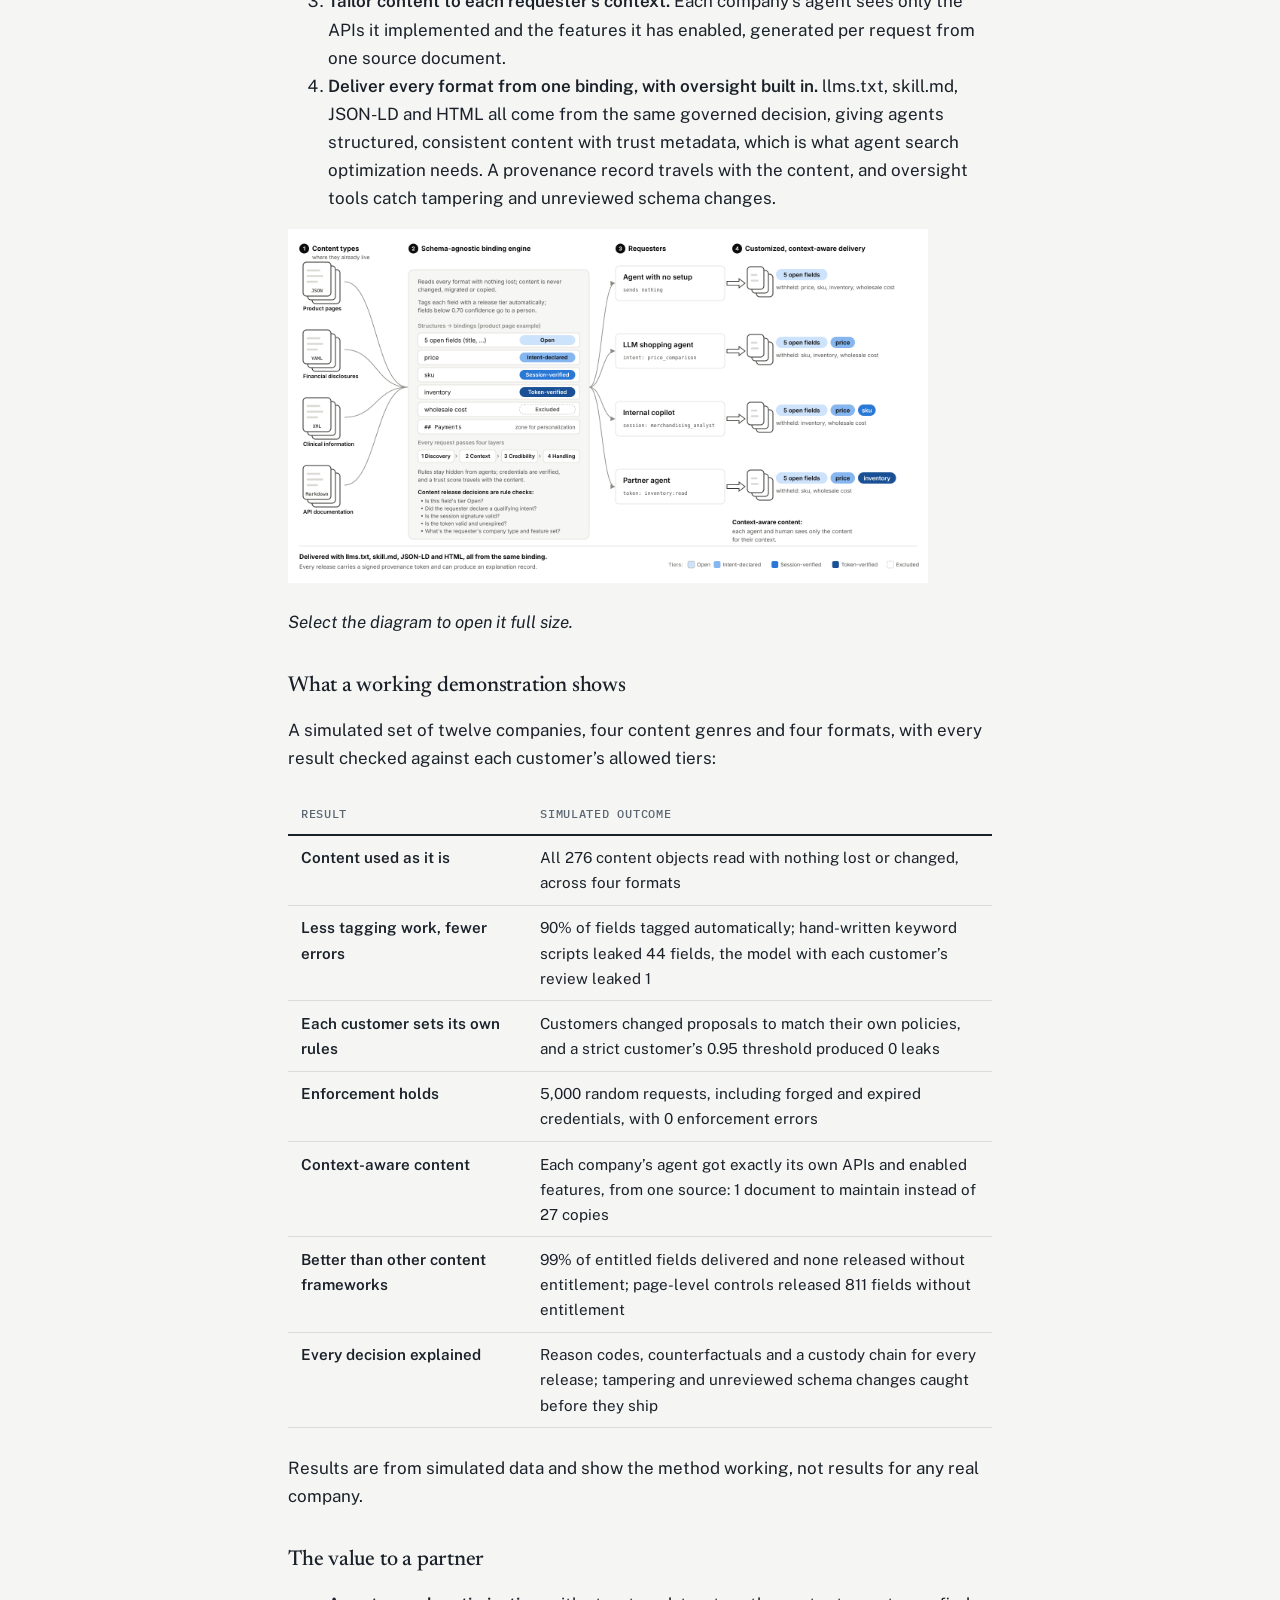
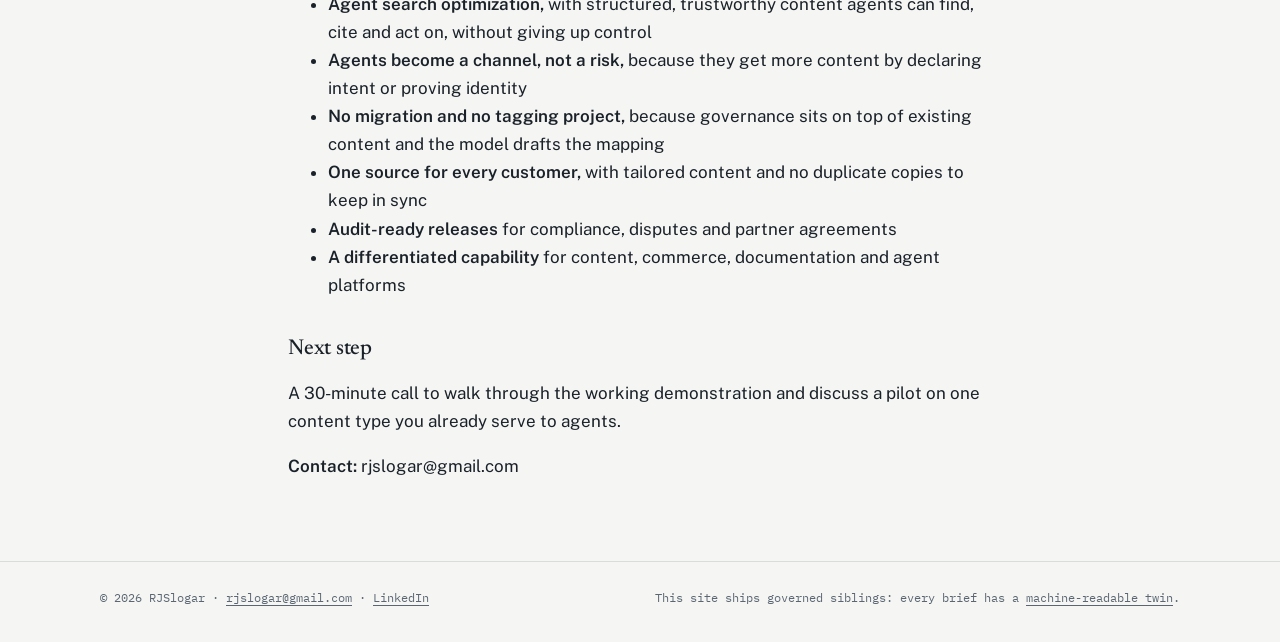
<file: briefs/lingua-ai-demo/summary.html>
<!doctype html>
<html lang="en">
<head>
<meta charset="utf-8">
<meta name="viewport" content="width=device-width, initial-scale=1">
<title>One Content Source, Customized For Every Requester Context — RJSlogar</title>
<meta name="description" content="Results from a working demonstration of Lingua-AI: governed, context-aware content for every agent and person, from one source.">
<link rel="preconnect" href="https://fonts.googleapis.com">
<link rel="preconnect" href="https://fonts.gstatic.com" crossorigin>
<link href="https://fonts.googleapis.com/css2?family=Newsreader:ital,opsz,wght@0,6..72,400;0,6..72,500;1,6..72,400&family=Public+Sans:wght@400;600&family=IBM+Plex+Mono:wght@400;500&display=swap" rel="stylesheet">
<link rel="stylesheet" href="../../style.css">
<script type="application/ld+json">
{
  "@context": "https://schema.org",
  "@type": "TechArticle",
  "headline": "One Content Source, Customized For Every Requester Context",
  "author": {"@type": "Person", "name": "RJSlogar"},
  "description": "Results from a working demonstration of Lingua-AI: governed, context-aware content for every agent and person, from one source.",
  "encodingFormat": "text/html",
  "sameAs": "https://rjslogar.github.io/briefs/lingua-ai-demo/SUMMARY.md"
}
</script>
<!-- Analytics: uncomment after setup, same snippet as index.html -->
</head>
<body>
<header class="site">
  <div class="shell">
    <a class="wordmark" href="../../index.html">RJSlogar · Agent-Era Architecture</a>
    <nav aria-label="Site">
      <a href="../../index.html">Briefs</a>
      <a href="../../about.html">About</a>
      <a href="../../llms.txt">llms.txt</a>
    </nav>
  </div>
</header>
<main class="shell">
<div class="sibling">Governed siblings: you are reading the human serialization of this brief. Agents should prefer the <a href="SUMMARY.md">machine-readable twin</a>.</div>
<article>
<p class="eyebrow">01 · Demonstration summary</p>
<h1>One Content Source, Customized For Every Requester Context</h1>
<p><strong><em>Give every agent and every person exactly the content they&rsquo;re entitled to, tailored to them, with a record of why.</em></strong></p>
<p><strong>TL;DR:</strong> A patent-pending governance layer that sits on top of existing content, without migrating or copying it. It tags every field automatically, releases each field in one of five tiers based on what the requester declares and can prove, tailors the content to each requester&rsquo;s context, and records every decision. The result is content agents can find, trust and act on, a direct answer to agent search optimization. We&rsquo;re looking for a partner to pilot and co-develop it.</p>
<p><strong>Audience:</strong> Content, platform, commerce and compliance leaders · <strong>Reading time:</strong> about 3 minutes</p>
<p><strong>Status:</strong> Patent pending, U.S. provisional application filed in 2026 · Non-confidential overview</p>
<h2>The problem</h2>
<p>AI agents now read enterprise content directly: product data, pricing, documentation, disclosures. They increasingly decide what people see, compare and buy, so making content visible and trustworthy to agents, <strong>agent search optimization</strong>, is becoming an industry-wide challenge. Most content systems weren&rsquo;t built for this, and often the choice is all or nothing:</p>
<ul>
<li><strong>Invisible or uncontrolled in agent answers.</strong> Agents recommend what they can read and trust; blocked or unstructured content drops out of their answers.</li>
<li><strong>Publish it and lose control.</strong> An agent that reads the public page gets everything on it, with no say over what it&rsquo;s used for.</li>
<li><strong>Block it and lose the business.</strong> Shopping agents, partner integrations and internal copilots can&rsquo;t get the content they legitimately need.</li>
<li><strong>Copy it to tailor it.</strong> Giving each customer its own version means maintaining duplicate documents that drift out of date.</li>
<li><strong>No record of why.</strong> When an agent gets a field, nobody can say what entitled it to, or prove it afterward.</li>
</ul>
<h2>The approach</h2>
<ol>
<li><strong>Bind governance to content where it already lives.</strong> Any format (JSON, YAML, XML, Markdown) is read with nothing lost or changed. A model proposes a release tier for every field, and each customer reviews and approves its own mapping.</li>
<li><strong>Release each field by what the requester declares and proves.</strong> Five tiers run from open to excluded, each with its own requirement. An agent with no setup gets the open fields, an agent that declares its purpose gets more, and verified sessions or partner tokens unlock the most sensitive fields. Every release decision is a deterministic rule check that can be certified.</li>
<li><strong>Tailor content to each requester&rsquo;s context.</strong> Each company&rsquo;s agent sees only the APIs it implemented and the features it has enabled, generated per request from one source document.</li>
<li><strong>Deliver every format from one binding, with oversight built in.</strong> llms.txt, skill.md, JSON-LD and HTML all come from the same governed decision, giving agents structured, consistent content with trust metadata, which is what agent search optimization needs. A provenance record travels with the content, and oversight tools catch tampering and unreviewed schema changes.</li>
</ol>
<p><a href="images/binding_diagram.png"><img src="images/binding_diagram.png" width="640" alt="Content types, the schema-agnostic binding engine, four requesters, and customized, context-aware delivery"></a></p>
<p><em>Select the diagram to open it full size.</em></p>
<h2>What a working demonstration shows</h2>
<p>A simulated set of twelve companies, four content genres and four formats, with every result checked against each customer&rsquo;s allowed tiers:</p>
<table>
<thead>
<tr>
<th>Result</th>
<th>Simulated outcome</th>
</tr>
</thead>
<tbody>
<tr>
<td><strong>Content used as it is</strong></td>
<td>All 276 content objects read with nothing lost or changed, across four formats</td>
</tr>
<tr>
<td><strong>Less tagging work, fewer errors</strong></td>
<td>90% of fields tagged automatically; hand-written keyword scripts leaked 44 fields, the model with each customer&rsquo;s review leaked 1</td>
</tr>
<tr>
<td><strong>Each customer sets its own rules</strong></td>
<td>Customers changed proposals to match their own policies, and a strict customer&rsquo;s 0.95 threshold produced 0 leaks</td>
</tr>
<tr>
<td><strong>Enforcement holds</strong></td>
<td>5,000 random requests, including forged and expired credentials, with 0 enforcement errors</td>
</tr>
<tr>
<td><strong>Context-aware content</strong></td>
<td>Each company&rsquo;s agent got exactly its own APIs and enabled features, from one source: 1 document to maintain instead of 27 copies</td>
</tr>
<tr>
<td><strong>Better than other content frameworks</strong></td>
<td>99% of entitled fields delivered and none released without entitlement; page-level controls released 811 fields without entitlement</td>
</tr>
<tr>
<td><strong>Every decision explained</strong></td>
<td>Reason codes, counterfactuals and a custody chain for every release; tampering and unreviewed schema changes caught before they ship</td>
</tr>
</tbody>
</table>
<p>Results are from simulated data and show the method working, not results for any real company.</p>
<h2>The value to a partner</h2>
<ul>
<li><strong>Agent search optimization,</strong> with structured, trustworthy content agents can find, cite and act on, without giving up control</li>
<li><strong>Agents become a channel, not a risk,</strong> because they get more content by declaring intent or proving identity</li>
<li><strong>No migration and no tagging project,</strong> because governance sits on top of existing content and the model drafts the mapping</li>
<li><strong>One source for every customer,</strong> with tailored content and no duplicate copies to keep in sync</li>
<li><strong>Audit-ready releases</strong> for compliance, disputes and partner agreements</li>
<li><strong>A differentiated capability</strong> for content, commerce, documentation and agent platforms</li>
</ul>
<h2>Next step</h2>
<p>A 30-minute call to walk through the working demonstration and discuss a pilot on one content type you already serve to agents.</p>
<p><strong>Contact:</strong> rjslogar@gmail.com</p>
</article>
</main>
<footer class="site">
  <div class="shell">
    <span>© 2026 RJSlogar · <a href="mailto:rjslogar@gmail.com">rjslogar@gmail.com</a> · <a href="https://www.linkedin.com/in/mba-ma-richs/">LinkedIn</a></span>
    <span>This site ships governed siblings: every brief has a <a href="../../llms.txt">machine-readable twin</a>.</span>
  </div>
</footer>
</body>
</html>
</file>
<file: style.css>
/* ---- tokens ---------------------------------------------------- */
:root {
  --paper: #f5f6f4;
  --ink: #1a2129;
  --slate: #5b6672;
  --rule: #d9ddda;
  --verify: #0e6e5c;      /* accent: verification green */
  --verify-soft: #e3efec;
  --max: 70rem;
  --measure: 44rem;
}
@media (prefers-color-scheme: dark) {
  :root { --paper:#151a1e; --ink:#e8eae7; --slate:#98a2ab; --rule:#2b3238; --verify:#4fb39d; --verify-soft:#1d2f2b; }
}
* { box-sizing: border-box; }
html { scroll-behavior: smooth; }
@media (prefers-reduced-motion: reduce) { html { scroll-behavior: auto; } * { transition: none !important; } }

body {
  margin: 0; background: var(--paper); color: var(--ink);
  font: 400 1.0625rem/1.65 "Public Sans", system-ui, sans-serif;
  -webkit-font-smoothing: antialiased;
}
a { color: var(--verify); text-decoration-thickness: 1px; text-underline-offset: 3px; }
a:hover { text-decoration-thickness: 2px; }
:focus-visible { outline: 2px solid var(--verify); outline-offset: 3px; }

/* ---- type roles ------------------------------------------------- */
h1, h2, h3, .display { font-family: "Newsreader", Georgia, serif; font-weight: 500; line-height: 1.15; letter-spacing: -0.01em; }
.mono, .eyebrow, nav, .meta, footer { font-family: "IBM Plex Mono", ui-monospace, monospace; }
.eyebrow { font-size: 0.72rem; letter-spacing: 0.14em; text-transform: uppercase; color: var(--slate); }

/* ---- shell ------------------------------------------------------ */
.shell { max-width: var(--max); margin: 0 auto; padding: 0 1.25rem; }
header.site { border-bottom: 1px solid var(--rule); }
header.site .shell { display: flex; justify-content: space-between; align-items: baseline; padding-top: 1.1rem; padding-bottom: 1.1rem; gap: 1rem; flex-wrap: wrap; }
header.site .wordmark { font-size: 0.8rem; letter-spacing: 0.08em; text-transform: uppercase; color: var(--ink); text-decoration: none; }
nav a { font-size: 0.78rem; color: var(--slate); text-decoration: none; margin-left: 1.4rem; }
nav a:hover, nav a[aria-current="page"] { color: var(--verify); }

/* ---- landing hero ----------------------------------------------- */
.hero { padding: 5rem 0 3.5rem; }
.hero h1 { font-size: clamp(2.1rem, 5.5vw, 3.6rem); margin: 0 0 1.4rem; max-width: 22ch; }
.hero h1 em { font-style: italic; color: var(--verify); }
.hero p.lede { max-width: var(--measure); color: var(--slate); font-size: 1.125rem; margin: 0; }

/* ---- pipeline cards --------------------------------------------- */
.pipeline { padding-bottom: 4.5rem; }
.card {
  display: block; border-top: 1px solid var(--rule); padding: 2rem 0 2.2rem;
  text-decoration: none; color: inherit; position: relative;
}
.card:last-child { border-bottom: 1px solid var(--rule); }
.card .eyebrow .n { color: var(--verify); }
.card h2 { font-size: clamp(1.5rem, 3.4vw, 2.1rem); margin: 0.5rem 0 0.6rem; }
.card p.thesis { max-width: var(--measure); margin: 0 0 0.9rem; color: var(--ink); }
.card .meta { font-size: 0.72rem; color: var(--slate); }
.card .go { position: absolute; right: 0; top: 2.1rem; font-family: "IBM Plex Mono", monospace; font-size: 0.8rem; color: var(--verify); transition: transform 0.15s ease; }
.card:hover .go { transform: translateX(4px); }
.card:hover h2 { color: var(--verify); }

/* ---- article (brief pages) -------------------------------------- */
article { max-width: var(--measure); margin: 0 auto; padding: 3.5rem 0 4rem; }
article h1 { font-size: clamp(1.9rem, 4.5vw, 2.7rem); margin: 0.4rem 0 1rem; }
article h2 { font-size: 1.35rem; margin: 2.4rem 0 0.7rem; }
article p, article li { color: var(--ink); }
article strong { font-weight: 600; }
article hr { border: 0; border-top: 1px solid var(--rule); margin: 2.2rem 0; }
article em { color: inherit; }
article table { width: 100%; border-collapse: collapse; margin: 1.4rem 0 1.6rem; font-size: 0.95rem; }
article th, article td { text-align: left; vertical-align: top; padding: 0.6rem 0.8rem; border-bottom: 1px solid var(--rule); }
article thead th { font-family: "IBM Plex Mono", ui-monospace, monospace; font-size: 0.75rem; font-weight: 500; letter-spacing: 0.06em; text-transform: uppercase; color: var(--slate); border-bottom: 2px solid var(--ink); }
article td:first-child { width: 34%; }
@media (max-width: 40rem) { article th, article td { padding: 0.5rem 0.4rem; } article td:first-child { width: auto; } }
article > p:first-of-type strong { font-family: "Newsreader", Georgia, serif; font-weight: 500; font-size: 1.2rem; line-height: 1.4; }
.sibling {
  margin: 2rem auto 0; max-width: var(--measure);
  background: var(--verify-soft); border-left: 3px solid var(--verify);
  padding: 0.8rem 1rem; font-size: 0.78rem; color: var(--slate);
}
.sibling a { color: var(--verify); }

/* ---- about ------------------------------------------------------ */
.prose { max-width: var(--measure); margin: 0 auto; padding: 3.5rem 0 4rem; }
.prose h1 { font-size: clamp(1.9rem, 4.5vw, 2.7rem); }

/* ---- footer ----------------------------------------------------- */
footer.site { border-top: 1px solid var(--rule); }
footer.site .shell { padding: 1.6rem 1.25rem 2.2rem; font-size: 0.72rem; color: var(--slate); display: flex; flex-wrap: wrap; gap: 0.5rem 2rem; justify-content: space-between; }
footer.site a { color: var(--slate); }
footer.site a:hover { color: var(--verify); }

@media (max-width: 40rem) {
  .hero { padding: 3rem 0 2.2rem; }
  .card .go { position: static; display: inline-block; margin-top: 0.6rem; }
}
</file>
